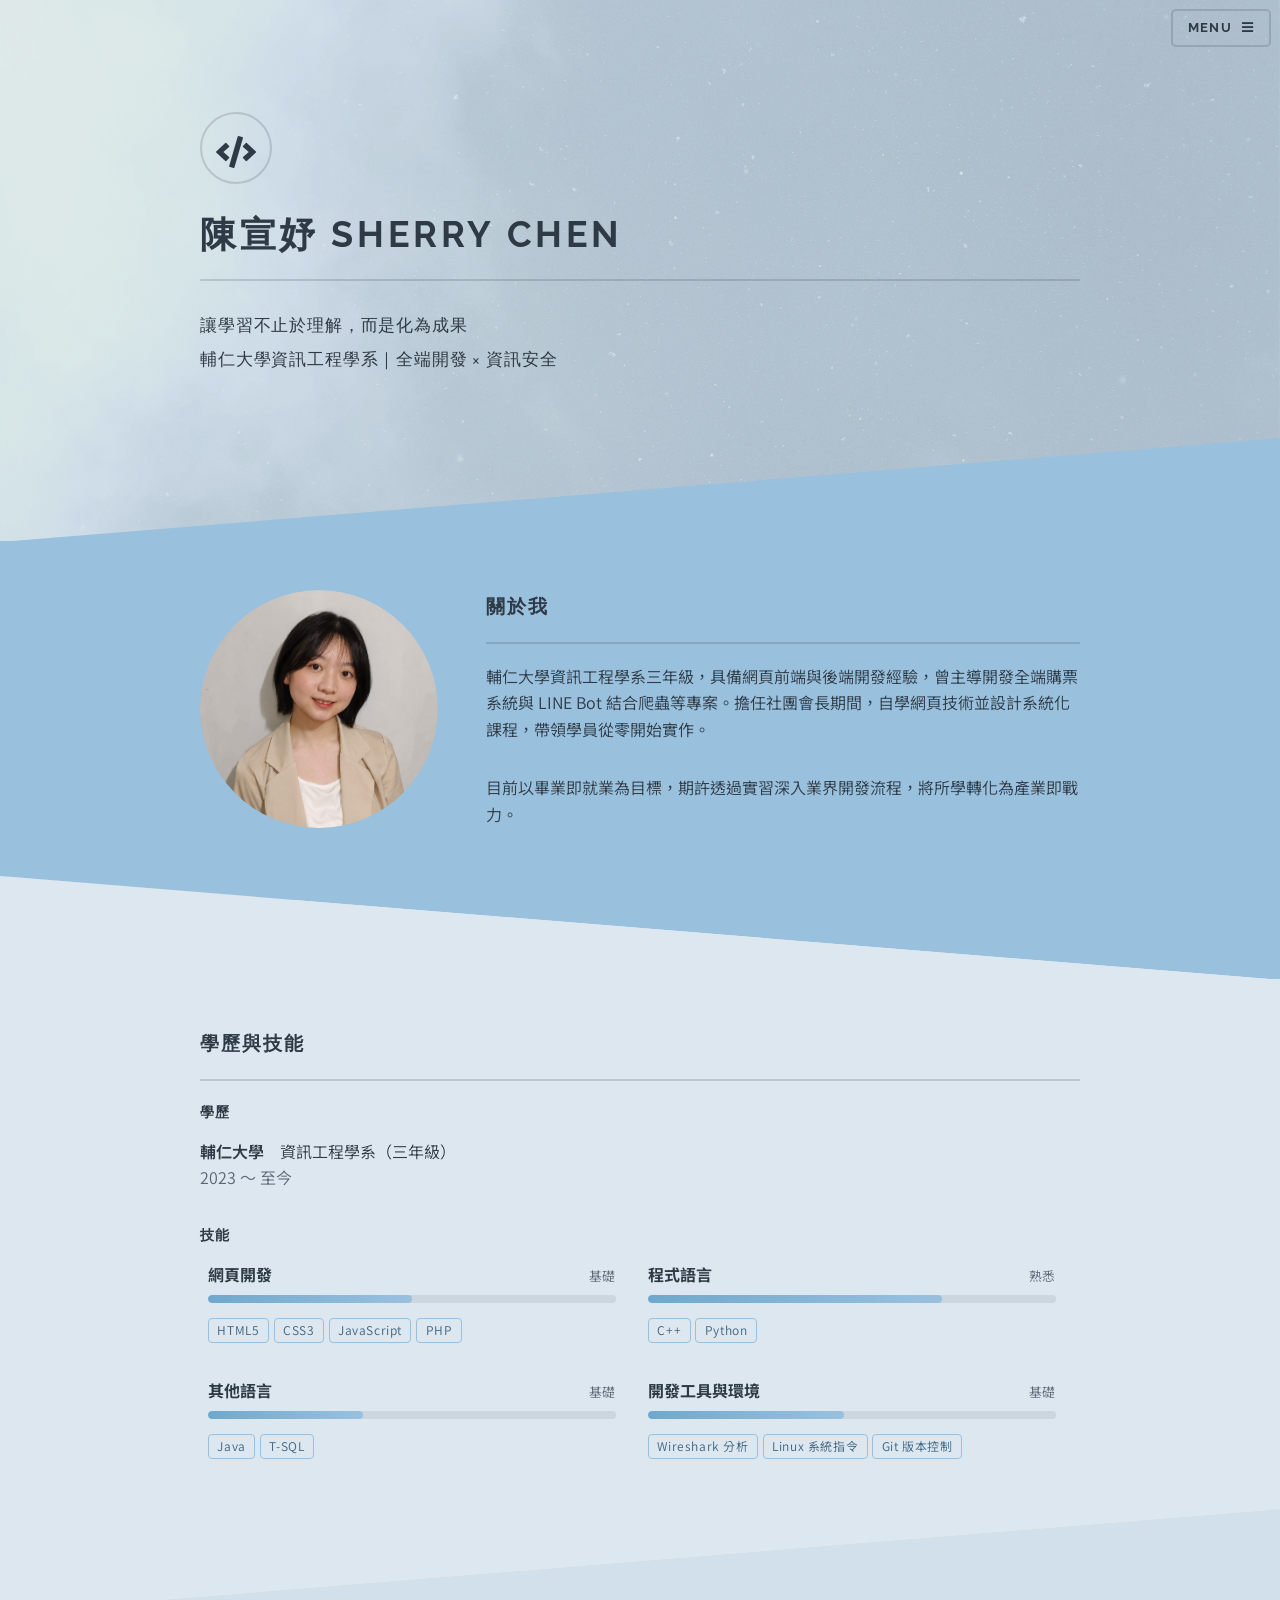
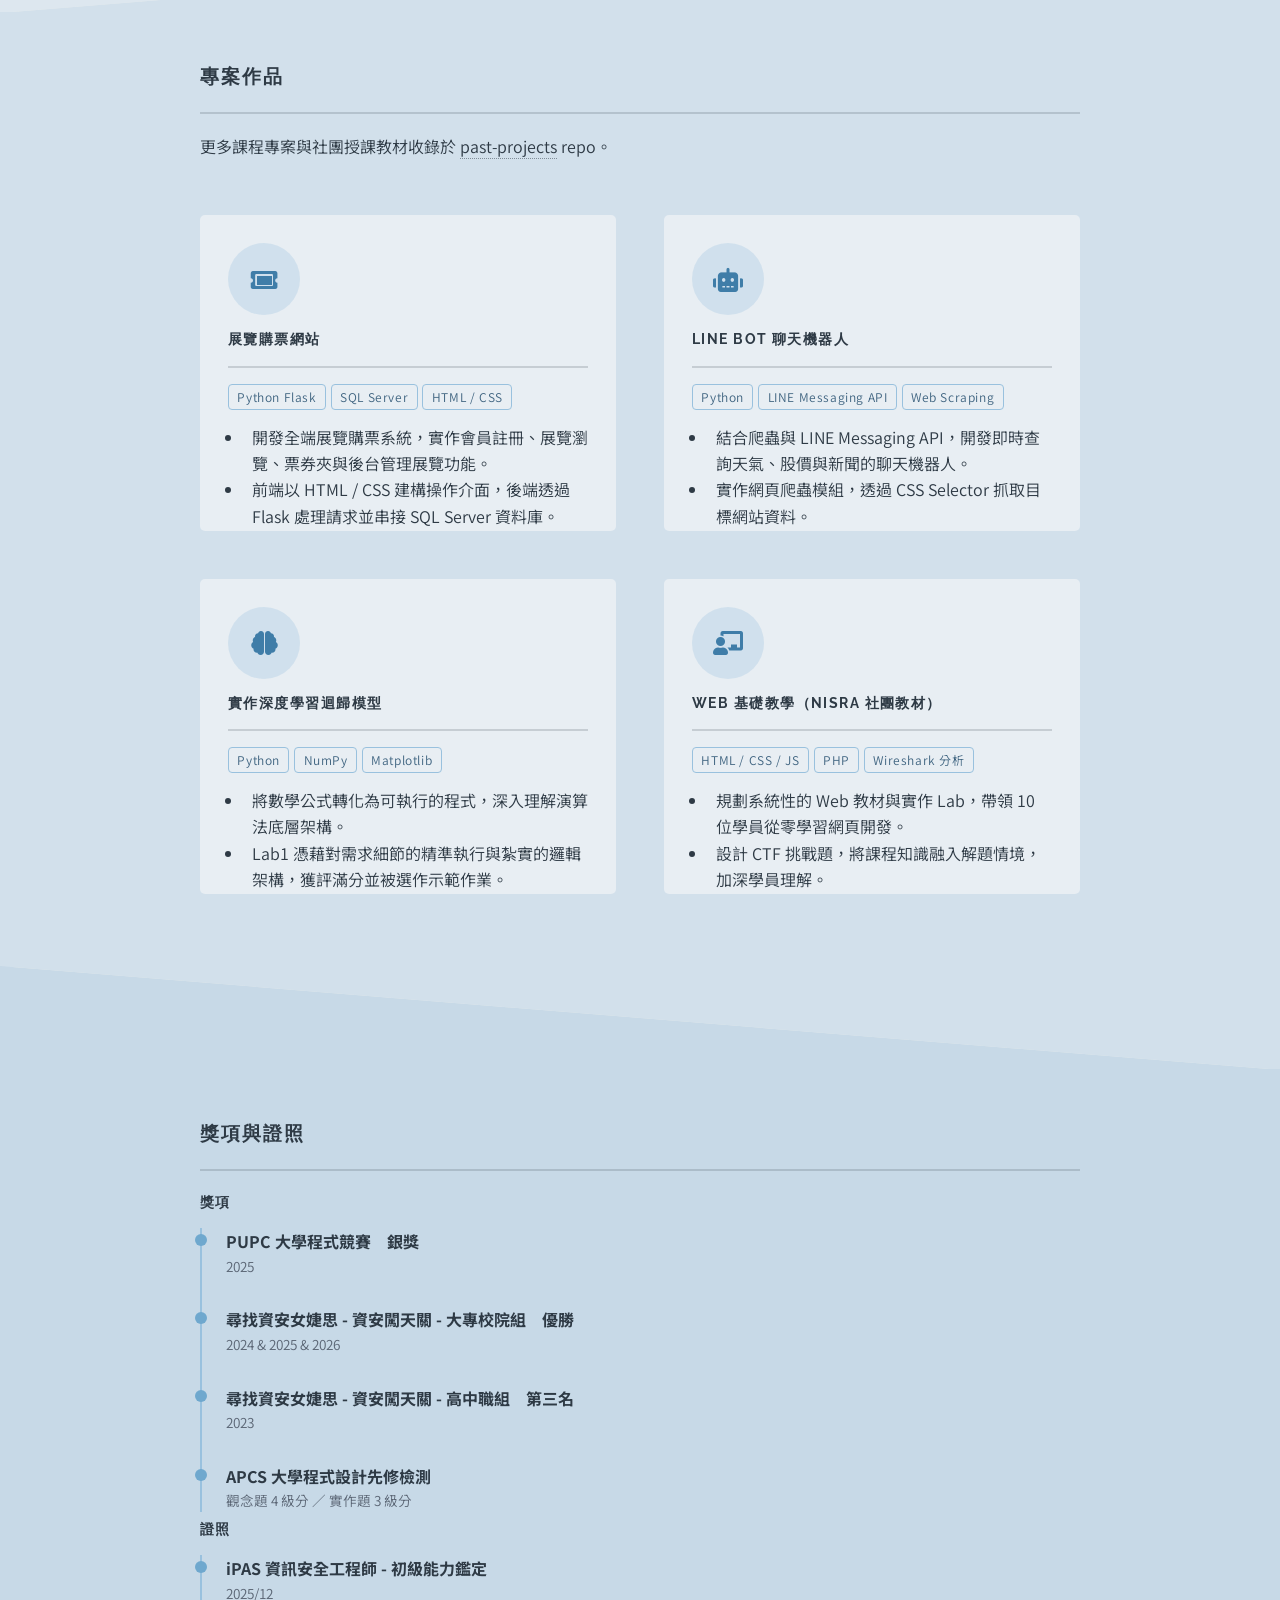
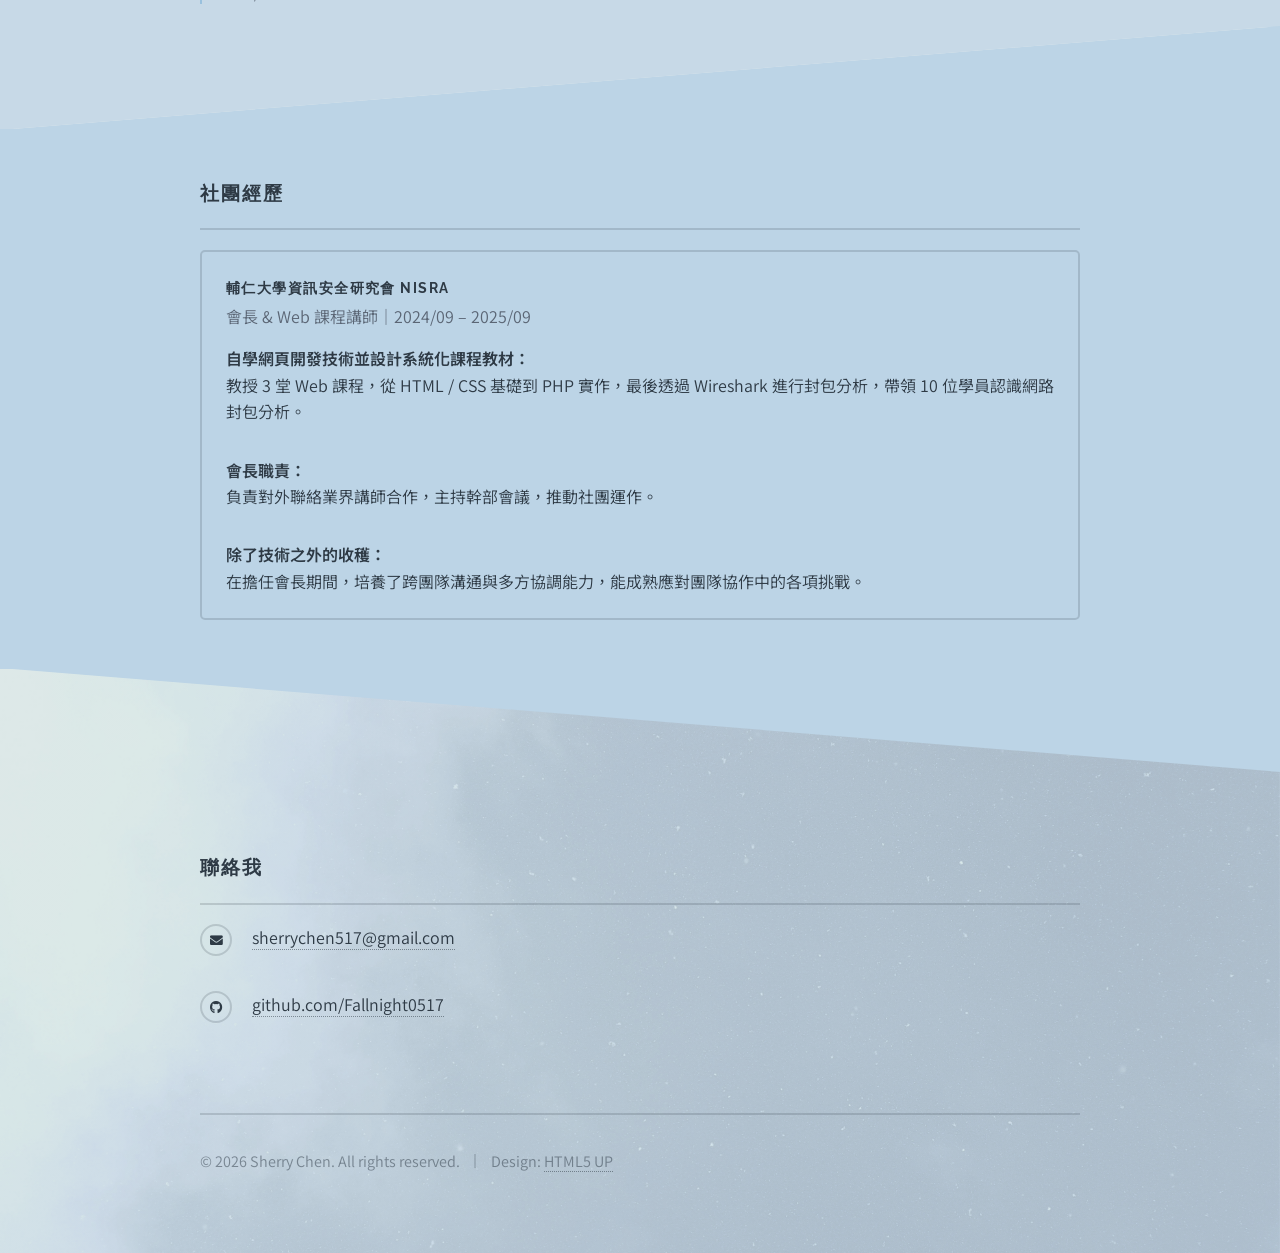
<file: index.html>
<!DOCTYPE HTML>
<!--
	Solid State by HTML5 UP
	html5up.net | @ajlkn
	Free for personal and commercial use under the CCA 3.0 license (html5up.net/license)
-->
<html lang="zh-Hant">
	<head>
		<title>Sherry Chen | Personal Page</title>
		<meta charset="utf-8" />
		<meta name="viewport" content="width=device-width, initial-scale=1, user-scalable=no" />
		<meta name="description" content="Sherry Chen — 輔仁大學資訊工程學系。具備網頁前後端開發經驗，曾主導全端購票系統與 LINE Bot 專案，並擔任資安社團會長。" />
		<link rel="stylesheet" href="assets/css/main.css" />
		<noscript><link rel="stylesheet" href="assets/css/noscript.css" /></noscript>
		<style>
			/* ===== 履歷自訂樣式 ===== */
			body { word-break: break-word; }

			/* 技能 */
			.skill-grid { display: flex; flex-wrap: wrap; margin: 0; padding: 0; list-style: none; }
			.skill-grid > li {
				width: calc(50% - 1.5em);
				margin: 0 1.5em 1.75em 0;
			}
			.skill-grid > li:nth-child(2n) { margin-right: 0; }
			.skill-head { display: flex; justify-content: space-between; align-items: baseline; margin-bottom: 0.5em; }
			.skill-head .name { font-weight: 700; color: #2e3a45; }
			.skill-head .level { font-size: 0.8em; color: #5b6675; letter-spacing: 0.05em; }
			.bar { background: rgba(46,58,69,0.1); height: 8px; border-radius: 4px; overflow: hidden; }
			.bar > span { display: block; height: 100%; background: linear-gradient(90deg, #6fa8ce, #99c1de); border-radius: 4px; }

			/* 標籤 */
			.tags { list-style: none; margin: 0.75em 0 0 0; padding: 0; }
			.tags > li {
				display: inline-block;
				border: 1px solid #99c1de;
				border-radius: 4px;
				padding: 0.15em 0.7em;
				margin: 0 0.4em 0.5em 0;
				font-size: 0.75em;
				color: #3f6480;
				letter-spacing: 0.05em;
			}

			/* 專案卡片圖示 */
			.proj-icon {
				display: inline-flex;
				align-items: center;
				justify-content: center;
				width: 3em;
				height: 3em;
				border-radius: 50%;
				background: rgba(153,193,222,0.3);
				color: #3f7da8;
				font-size: 1.5em;
				margin-bottom: 0.5em;
			}
			.features article ul { margin: 0.5em 0 0 0; }

			/* 獎項 / 經歷清單 */
			.timeline { list-style: none; margin: 0; padding: 0; }
			.timeline > li {
				border-left: 2px solid #99c1de;
				padding: 0 0 1.5em 1.5em;
				position: relative;
			}
			.timeline > li:last-child { padding-bottom: 0; }
			.timeline > li::before {
				content: '';
				position: absolute;
				left: -7px;
				top: 0.35em;
				width: 12px;
				height: 12px;
				border-radius: 50%;
				background: #6fa8ce;
			}
			.timeline .ttl { font-weight: 700; color: #2e3a45; }
			.timeline .meta { font-size: 0.85em; color: #5b6675; margin-bottom: 0.4em; }

			/* 關於我：維持圖左、文字靠左（覆寫模板的交替對齊） */
			#about.wrapper.spotlight .inner { flex-direction: row; text-align: left; }
			#about.wrapper.spotlight .image { margin: 0 3em 2em 0; }

			@media screen and (max-width: 736px) {
				.skill-grid > li { width: 100%; margin-right: 0; }
				#about.wrapper.spotlight .inner { flex-direction: column; text-align: center; }
				#about.wrapper.spotlight .image { margin: 0 0 2em 0; }
			}
		</style>
	</head>
	<body class="is-preload">

		<!-- Page Wrapper -->
			<div id="page-wrapper">

				<!-- Header -->
					<header id="header" class="alt">
						<h1><a href="#banner"><span style="opacity:.7;font-weight:400;">Sherry Chen</span></a></h1>
						<nav>
							<a href="#menu">Menu</a>
						</nav>
					</header>

				<!-- Menu -->
					<nav id="menu">
						<div class="inner">
							<h2>選單</h2>
							<ul class="links">
								<li><a href="#banner">首頁</a></li>
								<li><a href="#about">關於我</a></li>
								<li><a href="#skills">學歷與技能</a></li>
								<li><a href="#projects">專案作品</a></li>
								<li><a href="#awards">獎項與證照</a></li>
								<li><a href="#club">社團經歷</a></li>
								<li><a href="#footer">聯絡我</a></li>
								<li><a href="tools/index.html" target="_blank" rel="noopener">常用工具</a></li>
							</ul>
							<a href="#" class="close"></a>
						</div>
					</nav>

				<!-- Banner -->
					<section id="banner">
						<div class="inner">
							<div class="logo"><span class="icon solid fa-code"></span></div>
							<h2>陳宣妤 Sherry Chen</h2>
							<p>讓學習不止於理解，而是化為成果<br />
							輔仁大學資訊工程學系｜全端開發 × 資訊安全</p>
						</div>
					</section>

				<!-- Wrapper -->
					<section id="wrapper">

						<!-- About -->
							<section id="about" class="wrapper spotlight style2">
								<div class="inner">
									<span class="image"><img src="images/profile.jpg" alt="Sherry Chen" /></span>
									<div class="content">
										<h2 class="major">關於我</h2>
										<p>輔仁大學資訊工程學系三年級，具備網頁前端與後端開發經驗，曾主導開發全端購票系統與 LINE Bot 結合爬蟲等專案。擔任社團會長期間，自學網頁技術並設計系統化課程，帶領學員從零開始實作。</p>
										<p>目前以畢業即就業為目標，期許透過實習深入業界開發流程，將所學轉化為產業即戰力。</p>
									</div>
								</div>
							</section>

						<!-- Education & Skills -->
							<section id="skills" class="wrapper alt style3">
								<div class="inner">
									<h2 class="major">學歷與技能</h2>

									<h3>學歷</h3>
									<p>
										<strong>輔仁大學</strong>　資訊工程學系（三年級）<br />
										<span style="color:#5b6675;">2023 ～ 至今</span>
									</p>

									<h3>技能</h3>
									<ul class="skill-grid">
										<li>
											<div class="skill-head"><span class="name">網頁開發</span><span class="level">基礎</span></div>
											<div class="bar"><span style="width:50%"></span></div>
											<ul class="tags"><li>HTML5</li><li>CSS3</li><li>JavaScript</li><li>PHP</li></ul>
										</li>
										<li>
											<div class="skill-head"><span class="name">程式語言</span><span class="level">熟悉</span></div>
											<div class="bar"><span style="width:72%"></span></div>
											<ul class="tags"><li>C++</li><li>Python</li></ul>
										</li>
										<li>
											<div class="skill-head"><span class="name">其他語言</span><span class="level">基礎</span></div>
											<div class="bar"><span style="width:38%"></span></div>
											<ul class="tags"><li>Java</li><li>T-SQL</li></ul>
										</li>
										<li>
											<div class="skill-head"><span class="name">開發工具與環境</span><span class="level">基礎</span></div>
											<div class="bar"><span style="width:48%"></span></div>
											<ul class="tags"><li>Wireshark 分析</li><li>Linux 系統指令</li><li>Git 版本控制</li></ul>
										</li>
									</ul>
								</div>
							</section>

						<!-- Projects -->
							<section id="projects" class="wrapper style4">
								<div class="inner">
									<h2 class="major">專案作品</h2>
									<p>更多課程專案與社團授課教材收錄於
										<a href="https://github.com/Fallnight0517/past-projects" target="_blank" rel="noopener">past-projects</a> repo。</p>
									<section class="features">
										<article>
											<span class="proj-icon"><span class="icon solid fa-ticket-alt"></span></span>
											<h3 class="major">展覽購票網站</h3>
											<ul class="tags"><li>Python Flask</li><li>SQL Server</li><li>HTML / CSS</li></ul>
											<ul>
												<li>開發全端展覽購票系統，實作會員註冊、展覽瀏覽、票券夾與後台管理展覽功能。</li>
												<li>前端以 HTML / CSS 建構操作介面，後端透過 Flask 處理請求並串接 SQL Server 資料庫。</li>
											</ul>
										</article>
										<article>
											<span class="proj-icon"><span class="icon solid fa-robot"></span></span>
											<h3 class="major">LINE Bot 聊天機器人</h3>
											<ul class="tags"><li>Python</li><li>LINE Messaging API</li><li>Web Scraping</li></ul>
											<ul>
												<li>結合爬蟲與 LINE Messaging API，開發即時查詢天氣、股價與新聞的聊天機器人。</li>
												<li>實作網頁爬蟲模組，透過 CSS Selector 抓取目標網站資料。</li>
											</ul>
										</article>
										<article>
											<span class="proj-icon"><span class="icon solid fa-brain"></span></span>
											<h3 class="major">實作深度學習迴歸模型</h3>
											<ul class="tags"><li>Python</li><li>NumPy</li><li>Matplotlib</li></ul>
											<ul>
												<li>將數學公式轉化為可執行的程式，深入理解演算法底層架構。</li>
												<li>Lab1 憑藉對需求細節的精準執行與紮實的邏輯架構，獲評滿分並被選作示範作業。</li>
											</ul>
										</article>
										<article>
											<span class="proj-icon"><span class="icon solid fa-chalkboard-teacher"></span></span>
											<h3 class="major">Web 基礎教學（NISRA 社團教材）</h3>
											<ul class="tags"><li>HTML / CSS / JS</li><li>PHP</li><li>Wireshark 分析</li></ul>
											<ul>
												<li>規劃系統性的 Web 教材與實作 Lab，帶領 10 位學員從零學習網頁開發。</li>
												<li>設計 CTF 挑戰題，將課程知識融入解題情境，加深學員理解。</li>
											</ul>
										</article>
									</section>
								</div>
							</section>

						<!-- Awards & Certifications -->
							<section id="awards" class="wrapper alt style5">
								<div class="inner">
									<h2 class="major">獎項與證照</h2>

									<h3>獎項</h3>
									<ul class="timeline">
										<li>
											<span class="ttl">PUPC 大學程式競賽　銀獎</span>
											<div class="meta">2025</div>
										</li>
										<li>
											<span class="ttl">尋找資安女婕思 - 資安闖天關 - 大專校院組　優勝</span>
											<div class="meta">2024 & 2025 & 2026</div>
										</li>
										<li>
											<span class="ttl">尋找資安女婕思 - 資安闖天關 - 高中職組　第三名</span>
											<div class="meta">2023</div>
										</li>
										<li>
											<span class="ttl">APCS 大學程式設計先修檢測</span>
											<div class="meta">觀念題 4 級分 ／ 實作題 3 級分</div>
										</li>
									</ul>

									<h3>證照</h3>
									<ul class="timeline">
										<li>
											<span class="ttl">iPAS 資訊安全工程師 - 初級能力鑑定</span>
											<div class="meta">2025/12</div>
										</li>
									</ul>
								</div>
							</section>

						<!-- Club Experience -->
							<section id="club" class="wrapper style6">
								<div class="inner">
									<h2 class="major">社團經歷</h2>
									<div class="box">
										<h3 style="margin-bottom:.25em;">輔仁大學資訊安全研究會 NISRA</h3>
										<p style="color:#5b6675;margin-bottom:1em;">會長 & Web 課程講師｜2024/09 – 2025/09</p>
										<p><strong>自學網頁開發技術並設計系統化課程教材：</strong><br />
										教授 3 堂 Web 課程，從 HTML / CSS 基礎到 PHP 實作，最後透過 Wireshark 進行封包分析，帶領 10 位學員認識網路封包分析。</p>
										<p><strong>會長職責：</strong><br />
										負責對外聯絡業界講師合作，主持幹部會議，推動社團運作。</p>
										<p style="margin-bottom:0;"><strong>除了技術之外的收穫：</strong><br />
										在擔任會長期間，培養了跨團隊溝通與多方協調能力，能成熟應對團隊協作中的各項挑戰。</p>
									</div>
								</div>
							</section>

					</section>

				<!-- Footer -->
					<section id="footer">
						<div class="inner">
							<h2 class="major">聯絡我</h2>
							<ul class="contact">
								<li class="icon solid fa-envelope"><a href="mailto:sherrychen517@gmail.com">sherrychen517@gmail.com</a></li>
								<li class="icon brands fa-github"><a href="https://github.com/Fallnight0517" target="_blank" rel="noopener">github.com/Fallnight0517</a></li>
							</ul>
							<ul class="copyright">
								<li>&copy; 2026 Sherry Chen. All rights reserved.</li><li>Design: <a href="http://html5up.net">HTML5 UP</a></li>
							</ul>
						</div>
					</section>

			</div>

		<!-- Scripts -->
			<script src="assets/js/jquery.min.js"></script>
			<script src="assets/js/jquery.scrollex.min.js"></script>
			<script src="assets/js/browser.min.js"></script>
			<script src="assets/js/breakpoints.min.js"></script>
			<script src="assets/js/util.js"></script>
			<script src="assets/js/main.js"></script>

	</body>
</html>
</file>
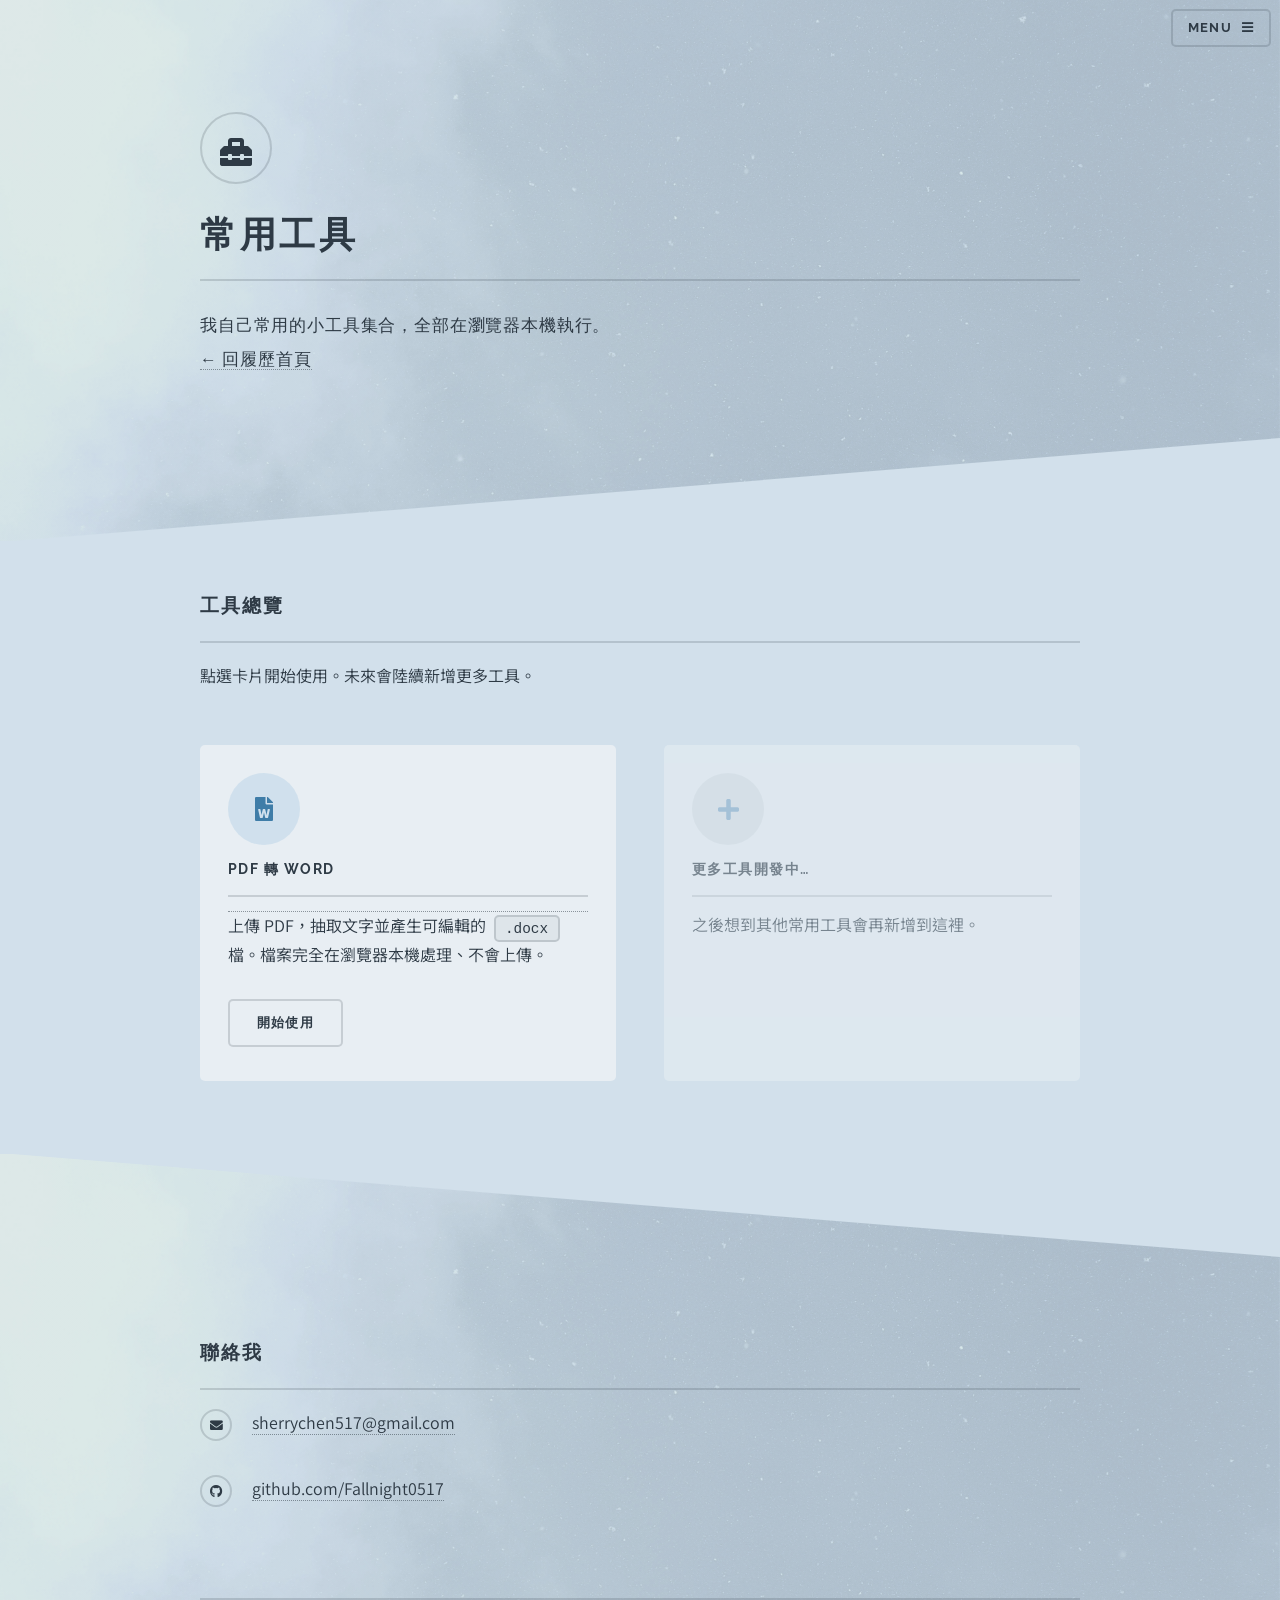
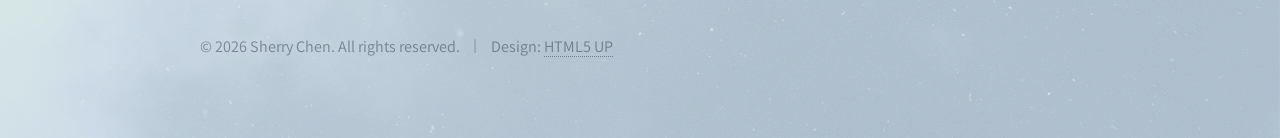
<file: tools/index.html>
<!DOCTYPE HTML>
<!--
	Solid State by HTML5 UP
	html5up.net | @ajlkn
	Free for personal and commercial use under the CCA 3.0 license (html5up.net/license)
-->
<html lang="zh-Hant">
	<head>
		<title>常用工具 | Sherry Chen</title>
		<meta charset="utf-8" />
		<meta name="viewport" content="width=device-width, initial-scale=1, user-scalable=no" />
		<meta name="description" content="Sherry Chen 的常用小工具集合。" />
		<link rel="stylesheet" href="../assets/css/main.css" />
		<noscript><link rel="stylesheet" href="../assets/css/noscript.css" /></noscript>
		<style>
			body { word-break: break-word; }

			/* 工具卡片圖示（沿用履歷頁 proj-icon 風格） */
			.tool-icon {
				display: inline-flex;
				align-items: center;
				justify-content: center;
				width: 3em;
				height: 3em;
				border-radius: 50%;
				background: rgba(153,193,222,0.3);
				color: #3f7da8;
				font-size: 1.5em;
				margin-bottom: 0.5em;
			}
			.tool-card { display: block; color: inherit; }
			.tool-card:hover { text-decoration: none; }
			.tool-card h3 { color: #2e3a45; }
			.features article.placeholder { opacity: 0.55; }
			.features article.placeholder .tool-icon { background: rgba(46,58,69,0.08); color: #7fa8c8; }
		</style>
	</head>
	<body class="is-preload">

		<!-- Page Wrapper -->
			<div id="page-wrapper">

				<!-- Header -->
					<header id="header" class="alt">
						<h1><a href="../index.html"><span style="opacity:.7;font-weight:400;">Sherry Chen</span></a></h1>
						<nav>
							<a href="#menu">Menu</a>
						</nav>
					</header>

				<!-- Menu -->
					<nav id="menu">
						<div class="inner">
							<h2>選單</h2>
							<ul class="links">
								<li><a href="../index.html">← 回履歷</a></li>
								<li><a href="index.html">常用工具</a></li>
								<li><a href="pdf-to-word.html">PDF 轉 Word</a></li>
							</ul>
							<a href="#" class="close"></a>
						</div>
					</nav>

				<!-- Banner -->
					<section id="banner">
						<div class="inner">
							<div class="logo"><span class="icon solid fa-toolbox"></span></div>
							<h2>常用工具</h2>
							<p>我自己常用的小工具集合，全部在瀏覽器本機執行。<br />
							<a href="../index.html">← 回履歷首頁</a></p>
						</div>
					</section>

				<!-- Wrapper -->
					<section id="wrapper">

						<!-- Tools -->
							<section id="tools" class="wrapper style4">
								<div class="inner">
									<h2 class="major">工具總覽</h2>
									<p>點選卡片開始使用。未來會陸續新增更多工具。</p>
									<section class="features">
										<article>
											<a href="pdf-to-word.html" class="tool-card">
												<span class="tool-icon"><span class="icon solid fa-file-word"></span></span>
												<h3 class="major">PDF 轉 Word</h3>
											</a>
											<p>上傳 PDF，抽取文字並產生可編輯的 <code>.docx</code> 檔。檔案完全在瀏覽器本機處理、不會上傳。</p>
											<ul class="actions">
												<li><a href="pdf-to-word.html" class="button">開始使用</a></li>
											</ul>
										</article>
										<article class="placeholder">
											<span class="tool-icon"><span class="icon solid fa-plus"></span></span>
											<h3 class="major">更多工具開發中…</h3>
											<p>之後想到其他常用工具會再新增到這裡。</p>
										</article>
									</section>
								</div>
							</section>

					</section>

				<!-- Footer -->
					<section id="footer">
						<div class="inner">
							<h2 class="major">聯絡我</h2>
							<ul class="contact">
								<li class="icon solid fa-envelope"><a href="mailto:sherrychen517@gmail.com">sherrychen517@gmail.com</a></li>
								<li class="icon brands fa-github"><a href="https://github.com/Fallnight0517" target="_blank" rel="noopener">github.com/Fallnight0517</a></li>
							</ul>
							<ul class="copyright">
								<li>&copy; 2026 Sherry Chen. All rights reserved.</li><li>Design: <a href="http://html5up.net">HTML5 UP</a></li>
							</ul>
						</div>
					</section>

			</div>

		<!-- Scripts -->
			<script src="../assets/js/jquery.min.js"></script>
			<script src="../assets/js/jquery.scrollex.min.js"></script>
			<script src="../assets/js/browser.min.js"></script>
			<script src="../assets/js/breakpoints.min.js"></script>
			<script src="../assets/js/util.js"></script>
			<script src="../assets/js/main.js"></script>

	</body>
</html>
</file>
<file: assets/css/noscript.css>
/*
	Solid State by HTML5 UP
	html5up.net | @ajlkn
	Free for personal and commercial use under the CCA 3.0 license (html5up.net/license)
*/

/* Banner */

	body.is-preload #banner .logo {
		-moz-transform: none;
		-webkit-transform: none;
		-ms-transform: none;
		transform: none;
		opacity: 1;
	}

	body.is-preload #banner h2 {
		opacity: 1;
		-moz-transform: none;
		-webkit-transform: none;
		-ms-transform: none;
		transform: none;
		-moz-filter: none;
		-webkit-filter: none;
		-ms-filter: none;
		filter: none;
	}

	body.is-preload #banner p {
		opacity: 01;
		-moz-transform: none;
		-webkit-transform: none;
		-ms-transform: none;
		transform: none;
		-moz-filter: none;
		-webkit-filter: none;
		-ms-filter: none;
		filter: none;
	}
</file>
<file: assets/css/main.css>
@import url(fontawesome-all.min.css);
@import url("https://fonts.googleapis.com/css?family=Raleway:200,700|Source+Sans+Pro:300,600,300italic,600italic");
@import url("https://fonts.googleapis.com/css2?family=Noto+Sans+TC:wght@300..600&display=swap");

/*
	Solid State by HTML5 UP
	html5up.net | @ajlkn
	Free for personal and commercial use under the CCA 3.0 license (html5up.net/license)
*/

html, body, div, span, applet, object,
iframe, h1, h2, h3, h4, h5, h6, p, blockquote,
pre, a, abbr, acronym, address, big, cite,
code, del, dfn, em, img, ins, kbd, q, s, samp,
small, strike, strong, sub, sup, tt, var, b,
u, i, center, dl, dt, dd, ol, ul, li, fieldset,
form, label, legend, table, caption, tbody,
tfoot, thead, tr, th, td, article, aside,
canvas, details, embed, figure, figcaption,
footer, header, hgroup, menu, nav, output, ruby,
section, summary, time, mark, audio, video {
	margin: 0;
	padding: 0;
	border: 0;
	font-size: 100%;
	font: inherit;
	vertical-align: baseline;}

article, aside, details, figcaption, figure,
footer, header, hgroup, menu, nav, section {
	display: block;}

body {
	line-height: 1;
}

ol, ul {
	list-style: none;
}

blockquote, q {
	quotes: none;
}

	blockquote:before, blockquote:after, q:before, q:after {
		content: '';
		content: none;
	}

table {
	border-collapse: collapse;
	border-spacing: 0;
}

body {
	-webkit-text-size-adjust: none;
}

mark {
	background-color: transparent;
	color: inherit;
}

input::-moz-focus-inner {
	border: 0;
	padding: 0;
}

input, select, textarea {
	-moz-appearance: none;
	-webkit-appearance: none;
	-ms-appearance: none;
	appearance: none;
}

/* Basic */

	@-ms-viewport {
		width: device-width;
	}

	body {
		-ms-overflow-style: scrollbar;
	}

	@media screen and (max-width: 480px) {

		html, body {
			min-width: 320px;
		}

	}

	html {
		box-sizing: border-box;
	}

	*, *:before, *:after {
		box-sizing: inherit;
	}

	body {
		background-color: #eef0ee;
		background-image: linear-gradient(to top, rgba(238, 240, 238, 0.5), rgba(238, 240, 238, 0.5)), url("../../images/new_bg.jpg");
		background-size: auto, cover;
		background-attachment: fixed, fixed;
		background-position: center, center;
	}

		body.is-preload *, body.is-preload *:before, body.is-preload *:after {
			-moz-animation: none !important;
			-webkit-animation: none !important;
			-ms-animation: none !important;
			animation: none !important;
			-moz-transition: none !important;
			-webkit-transition: none !important;
			-ms-transition: none !important;
			transition: none !important;
		}

/* Type */

	body, input, select, textarea {
		color: #2e3a45;
		font-family: "Noto Sans TC", "Source Sans Pro", Helvetica, sans-serif;
		font-size: 16.5pt;
		font-weight: 350;
		line-height: 1.65;
	}

		@media screen and (max-width: 1680px) {

			body, input, select, textarea {
				font-size: 13pt;
			}

		}

		@media screen and (max-width: 1280px) {

			body, input, select, textarea {
				font-size: 12pt;
			}

		}

		@media screen and (max-width: 980px) {

			body, input, select, textarea {
				font-size: 12pt;
			}

		}

		@media screen and (max-width: 736px) {

			body, input, select, textarea {
				font-size: 12pt;
			}

		}

		@media screen and (max-width: 480px) {

			body, input, select, textarea {
				font-size: 12pt;
			}

		}

	a {
		-moz-transition: color 0.2s ease-in-out, border-bottom-color 0.2s ease-in-out;
		-webkit-transition: color 0.2s ease-in-out, border-bottom-color 0.2s ease-in-out;
		-ms-transition: color 0.2s ease-in-out, border-bottom-color 0.2s ease-in-out;
		transition: color 0.2s ease-in-out, border-bottom-color 0.2s ease-in-out;
		border-bottom: dotted 1px rgba(46, 58, 69, 0.5);
		color: #2e3a45;
		text-decoration: none;
	}

		a:hover {
			border-bottom-color: transparent;
			color: #2e3a45 !important;
		}

		a.special:not(.button) {
			text-decoration: none;
			border-bottom: 0;
			display: block;
			font-family: Raleway, Helvetica, sans-serif;
			font-size: 0.8em;
			font-weight: 700;
			letter-spacing: 0.1em;
			margin: 0 0 2em 0;
			text-transform: uppercase;
		}

			a.special:not(.button):before {
				-moz-osx-font-smoothing: grayscale;
				-webkit-font-smoothing: antialiased;
				display: inline-block;
				font-style: normal;
				font-variant: normal;
				text-rendering: auto;
				line-height: 1;
				text-transform: none !important;
				font-family: 'Font Awesome 5 Free';
				font-weight: 900;
			}

			a.special:not(.button):before {
				-moz-transition: background-color 0.2s ease-in-out;
				-webkit-transition: background-color 0.2s ease-in-out;
				-ms-transition: background-color 0.2s ease-in-out;
				transition: background-color 0.2s ease-in-out;
				border-radius: 100%;
				border: solid 2px rgba(46, 58, 69, 0.18);
				content: '\f105';
				display: inline-block;
				font-size: 1.25em;
				height: 2em;
				line-height: 1.75em;
				margin-right: 0.85em;
				text-align: center;
				text-indent: 0.15em;
				vertical-align: middle;
				width: 2em;
			}

			a.special:not(.button):hover:before {
				background-color: rgba(46, 58, 69, 0.05);
			}

			a.special:not(.button):active:before {
				background-color: rgba(46, 58, 69, 0.07);
			}

	strong, b {
		color: #2e3a45;
		font-weight: 600;
	}

	em, i {
		font-style: italic;
	}

	p {
		margin: 0 0 2em 0;
	}

	h1, h2, h3, h4, h5, h6 {
		color: #2e3a45;
		font-family: Raleway, Helvetica, sans-serif;
		font-weight: 700;
		letter-spacing: 0.1em;
		margin: 0 0 1em 0;
		text-transform: uppercase;
	}

		h1 a, h2 a, h3 a, h4 a, h5 a, h6 a {
			color: inherit;
			text-decoration: none;
			border-bottom: 0;
		}

		h1 span, h2 span, h3 span, h4 span, h5 span, h6 span {
			font-weight: 300;
		}

		h1.major, h2.major, h3.major, h4.major, h5.major, h6.major {
			padding-bottom: 1em;
			border-bottom: solid 2px rgba(46, 58, 69, 0.18);
		}

	h2 {
		font-size: 1.2em;
	}

	h3 {
		font-size: 0.9em;
	}

	h4 {
		font-size: 0.7em;
	}

	h5 {
		font-size: 0.7em;
	}

	h6 {
		font-size: 0.7em;
	}

	@media screen and (max-width: 736px) {

		h2 {
			font-size: 1em;
		}

		h3 {
			font-size: 0.8em;
		}

	}

	sub {
		font-size: 0.8em;
		position: relative;
		top: 0.5em;
	}

	sup {
		font-size: 0.8em;
		position: relative;
		top: -0.5em;
	}

	blockquote {
		border-left: solid 4px rgba(46, 58, 69, 0.18);
		font-style: italic;
		margin: 0 0 2em 0;
		padding: 0.5em 0 0.5em 2em;
	}

	code {
		background: rgba(46, 58, 69, 0.05);
		border-radius: 5px;
		border: solid 2px rgba(46, 58, 69, 0.18);
		font-family: "Courier New", monospace;
		font-size: 0.9em;
		margin: 0 0.25em;
		padding: 0.25em 0.65em;
	}

	pre {
		-webkit-overflow-scrolling: touch;
		font-family: "Courier New", monospace;
		font-size: 0.9em;
		margin: 0 0 2em 0;
	}

		pre code {
			display: block;
			line-height: 1.75em;
			padding: 1em 1.5em;
			overflow-x: auto;
		}

	hr {
		border: 0;
		border-bottom: solid 2px rgba(46, 58, 69, 0.18);
		margin: 2.5em 0;
	}

		hr.major {
			margin: 4em 0;
		}

	.align-left {
		text-align: left;
	}

	.align-center {
		text-align: center;
	}

	.align-right {
		text-align: right;
	}

/* Row */

	.row {
		display: flex;
		flex-wrap: wrap;
		box-sizing: border-box;
		align-items: stretch;
	}

		.row > * {
			box-sizing: border-box;
		}

		.row.gtr-uniform > * > :last-child {
			margin-bottom: 0;
		}

		.row.aln-left {
			justify-content: flex-start;
		}

		.row.aln-center {
			justify-content: center;
		}

		.row.aln-right {
			justify-content: flex-end;
		}

		.row.aln-top {
			align-items: flex-start;
		}

		.row.aln-middle {
			align-items: center;
		}

		.row.aln-bottom {
			align-items: flex-end;
		}

		.row > .imp {
			order: -1;
		}

		.row > .col-1 {
			width: 8.33333%;
		}

		.row > .off-1 {
			margin-left: 8.33333%;
		}

		.row > .col-2 {
			width: 16.66667%;
		}

		.row > .off-2 {
			margin-left: 16.66667%;
		}

		.row > .col-3 {
			width: 25%;
		}

		.row > .off-3 {
			margin-left: 25%;
		}

		.row > .col-4 {
			width: 33.33333%;
		}

		.row > .off-4 {
			margin-left: 33.33333%;
		}

		.row > .col-5 {
			width: 41.66667%;
		}

		.row > .off-5 {
			margin-left: 41.66667%;
		}

		.row > .col-6 {
			width: 50%;
		}

		.row > .off-6 {
			margin-left: 50%;
		}

		.row > .col-7 {
			width: 58.33333%;
		}

		.row > .off-7 {
			margin-left: 58.33333%;
		}

		.row > .col-8 {
			width: 66.66667%;
		}

		.row > .off-8 {
			margin-left: 66.66667%;
		}

		.row > .col-9 {
			width: 75%;
		}

		.row > .off-9 {
			margin-left: 75%;
		}

		.row > .col-10 {
			width: 83.33333%;
		}

		.row > .off-10 {
			margin-left: 83.33333%;
		}

		.row > .col-11 {
			width: 91.66667%;
		}

		.row > .off-11 {
			margin-left: 91.66667%;
		}

		.row > .col-12 {
			width: 100%;
		}

		.row > .off-12 {
			margin-left: 100%;
		}

		.row.gtr-0 {
			margin-top: 0;
			margin-left: 0em;
		}

			.row.gtr-0 > * {
				padding: 0 0 0 0em;
			}

			.row.gtr-0.gtr-uniform {
				margin-top: 0em;
			}

				.row.gtr-0.gtr-uniform > * {
					padding-top: 0em;
				}

		.row.gtr-25 {
			margin-top: 0;
			margin-left: -0.4375em;
		}

			.row.gtr-25 > * {
				padding: 0 0 0 0.4375em;
			}

			.row.gtr-25.gtr-uniform {
				margin-top: -0.4375em;
			}

				.row.gtr-25.gtr-uniform > * {
					padding-top: 0.4375em;
				}

		.row.gtr-50 {
			margin-top: 0;
			margin-left: -0.875em;
		}

			.row.gtr-50 > * {
				padding: 0 0 0 0.875em;
			}

			.row.gtr-50.gtr-uniform {
				margin-top: -0.875em;
			}

				.row.gtr-50.gtr-uniform > * {
					padding-top: 0.875em;
				}

		.row {
			margin-top: 0;
			margin-left: -1.75em;
		}

			.row > * {
				padding: 0 0 0 1.75em;
			}

			.row.gtr-uniform {
				margin-top: -1.75em;
			}

				.row.gtr-uniform > * {
					padding-top: 1.75em;
				}

		.row.gtr-150 {
			margin-top: 0;
			margin-left: -2.625em;
		}

			.row.gtr-150 > * {
				padding: 0 0 0 2.625em;
			}

			.row.gtr-150.gtr-uniform {
				margin-top: -2.625em;
			}

				.row.gtr-150.gtr-uniform > * {
					padding-top: 2.625em;
				}

		.row.gtr-200 {
			margin-top: 0;
			margin-left: -3.5em;
		}

			.row.gtr-200 > * {
				padding: 0 0 0 3.5em;
			}

			.row.gtr-200.gtr-uniform {
				margin-top: -3.5em;
			}

				.row.gtr-200.gtr-uniform > * {
					padding-top: 3.5em;
				}

		@media screen and (max-width: 1680px) {

			.row {
				display: flex;
				flex-wrap: wrap;
				box-sizing: border-box;
				align-items: stretch;
			}

				.row > * {
					box-sizing: border-box;
				}

				.row.gtr-uniform > * > :last-child {
					margin-bottom: 0;
				}

				.row.aln-left {
					justify-content: flex-start;
				}

				.row.aln-center {
					justify-content: center;
				}

				.row.aln-right {
					justify-content: flex-end;
				}

				.row.aln-top {
					align-items: flex-start;
				}

				.row.aln-middle {
					align-items: center;
				}

				.row.aln-bottom {
					align-items: flex-end;
				}

				.row > .imp-xlarge {
					order: -1;
				}

				.row > .col-1-xlarge {
					width: 8.33333%;
				}

				.row > .off-1-xlarge {
					margin-left: 8.33333%;
				}

				.row > .col-2-xlarge {
					width: 16.66667%;
				}

				.row > .off-2-xlarge {
					margin-left: 16.66667%;
				}

				.row > .col-3-xlarge {
					width: 25%;
				}

				.row > .off-3-xlarge {
					margin-left: 25%;
				}

				.row > .col-4-xlarge {
					width: 33.33333%;
				}

				.row > .off-4-xlarge {
					margin-left: 33.33333%;
				}

				.row > .col-5-xlarge {
					width: 41.66667%;
				}

				.row > .off-5-xlarge {
					margin-left: 41.66667%;
				}

				.row > .col-6-xlarge {
					width: 50%;
				}

				.row > .off-6-xlarge {
					margin-left: 50%;
				}

				.row > .col-7-xlarge {
					width: 58.33333%;
				}

				.row > .off-7-xlarge {
					margin-left: 58.33333%;
				}

				.row > .col-8-xlarge {
					width: 66.66667%;
				}

				.row > .off-8-xlarge {
					margin-left: 66.66667%;
				}

				.row > .col-9-xlarge {
					width: 75%;
				}

				.row > .off-9-xlarge {
					margin-left: 75%;
				}

				.row > .col-10-xlarge {
					width: 83.33333%;
				}

				.row > .off-10-xlarge {
					margin-left: 83.33333%;
				}

				.row > .col-11-xlarge {
					width: 91.66667%;
				}

				.row > .off-11-xlarge {
					margin-left: 91.66667%;
				}

				.row > .col-12-xlarge {
					width: 100%;
				}

				.row > .off-12-xlarge {
					margin-left: 100%;
				}

				.row.gtr-0 {
					margin-top: 0;
					margin-left: 0em;
				}

					.row.gtr-0 > * {
						padding: 0 0 0 0em;
					}

					.row.gtr-0.gtr-uniform {
						margin-top: 0em;
					}

						.row.gtr-0.gtr-uniform > * {
							padding-top: 0em;
						}

				.row.gtr-25 {
					margin-top: 0;
					margin-left: -0.4375em;
				}

					.row.gtr-25 > * {
						padding: 0 0 0 0.4375em;
					}

					.row.gtr-25.gtr-uniform {
						margin-top: -0.4375em;
					}

						.row.gtr-25.gtr-uniform > * {
							padding-top: 0.4375em;
						}

				.row.gtr-50 {
					margin-top: 0;
					margin-left: -0.875em;
				}

					.row.gtr-50 > * {
						padding: 0 0 0 0.875em;
					}

					.row.gtr-50.gtr-uniform {
						margin-top: -0.875em;
					}

						.row.gtr-50.gtr-uniform > * {
							padding-top: 0.875em;
						}

				.row {
					margin-top: 0;
					margin-left: -1.75em;
				}

					.row > * {
						padding: 0 0 0 1.75em;
					}

					.row.gtr-uniform {
						margin-top: -1.75em;
					}

						.row.gtr-uniform > * {
							padding-top: 1.75em;
						}

				.row.gtr-150 {
					margin-top: 0;
					margin-left: -2.625em;
				}

					.row.gtr-150 > * {
						padding: 0 0 0 2.625em;
					}

					.row.gtr-150.gtr-uniform {
						margin-top: -2.625em;
					}

						.row.gtr-150.gtr-uniform > * {
							padding-top: 2.625em;
						}

				.row.gtr-200 {
					margin-top: 0;
					margin-left: -3.5em;
				}

					.row.gtr-200 > * {
						padding: 0 0 0 3.5em;
					}

					.row.gtr-200.gtr-uniform {
						margin-top: -3.5em;
					}

						.row.gtr-200.gtr-uniform > * {
							padding-top: 3.5em;
						}

		}

		@media screen and (max-width: 1280px) {

			.row {
				display: flex;
				flex-wrap: wrap;
				box-sizing: border-box;
				align-items: stretch;
			}

				.row > * {
					box-sizing: border-box;
				}

				.row.gtr-uniform > * > :last-child {
					margin-bottom: 0;
				}

				.row.aln-left {
					justify-content: flex-start;
				}

				.row.aln-center {
					justify-content: center;
				}

				.row.aln-right {
					justify-content: flex-end;
				}

				.row.aln-top {
					align-items: flex-start;
				}

				.row.aln-middle {
					align-items: center;
				}

				.row.aln-bottom {
					align-items: flex-end;
				}

				.row > .imp-large {
					order: -1;
				}

				.row > .col-1-large {
					width: 8.33333%;
				}

				.row > .off-1-large {
					margin-left: 8.33333%;
				}

				.row > .col-2-large {
					width: 16.66667%;
				}

				.row > .off-2-large {
					margin-left: 16.66667%;
				}

				.row > .col-3-large {
					width: 25%;
				}

				.row > .off-3-large {
					margin-left: 25%;
				}

				.row > .col-4-large {
					width: 33.33333%;
				}

				.row > .off-4-large {
					margin-left: 33.33333%;
				}

				.row > .col-5-large {
					width: 41.66667%;
				}

				.row > .off-5-large {
					margin-left: 41.66667%;
				}

				.row > .col-6-large {
					width: 50%;
				}

				.row > .off-6-large {
					margin-left: 50%;
				}

				.row > .col-7-large {
					width: 58.33333%;
				}

				.row > .off-7-large {
					margin-left: 58.33333%;
				}

				.row > .col-8-large {
					width: 66.66667%;
				}

				.row > .off-8-large {
					margin-left: 66.66667%;
				}

				.row > .col-9-large {
					width: 75%;
				}

				.row > .off-9-large {
					margin-left: 75%;
				}

				.row > .col-10-large {
					width: 83.33333%;
				}

				.row > .off-10-large {
					margin-left: 83.33333%;
				}

				.row > .col-11-large {
					width: 91.66667%;
				}

				.row > .off-11-large {
					margin-left: 91.66667%;
				}

				.row > .col-12-large {
					width: 100%;
				}

				.row > .off-12-large {
					margin-left: 100%;
				}

				.row.gtr-0 {
					margin-top: 0;
					margin-left: 0em;
				}

					.row.gtr-0 > * {
						padding: 0 0 0 0em;
					}

					.row.gtr-0.gtr-uniform {
						margin-top: 0em;
					}

						.row.gtr-0.gtr-uniform > * {
							padding-top: 0em;
						}

				.row.gtr-25 {
					margin-top: 0;
					margin-left: -0.4375em;
				}

					.row.gtr-25 > * {
						padding: 0 0 0 0.4375em;
					}

					.row.gtr-25.gtr-uniform {
						margin-top: -0.4375em;
					}

						.row.gtr-25.gtr-uniform > * {
							padding-top: 0.4375em;
						}

				.row.gtr-50 {
					margin-top: 0;
					margin-left: -0.875em;
				}

					.row.gtr-50 > * {
						padding: 0 0 0 0.875em;
					}

					.row.gtr-50.gtr-uniform {
						margin-top: -0.875em;
					}

						.row.gtr-50.gtr-uniform > * {
							padding-top: 0.875em;
						}

				.row {
					margin-top: 0;
					margin-left: -1.75em;
				}

					.row > * {
						padding: 0 0 0 1.75em;
					}

					.row.gtr-uniform {
						margin-top: -1.75em;
					}

						.row.gtr-uniform > * {
							padding-top: 1.75em;
						}

				.row.gtr-150 {
					margin-top: 0;
					margin-left: -2.625em;
				}

					.row.gtr-150 > * {
						padding: 0 0 0 2.625em;
					}

					.row.gtr-150.gtr-uniform {
						margin-top: -2.625em;
					}

						.row.gtr-150.gtr-uniform > * {
							padding-top: 2.625em;
						}

				.row.gtr-200 {
					margin-top: 0;
					margin-left: -3.5em;
				}

					.row.gtr-200 > * {
						padding: 0 0 0 3.5em;
					}

					.row.gtr-200.gtr-uniform {
						margin-top: -3.5em;
					}

						.row.gtr-200.gtr-uniform > * {
							padding-top: 3.5em;
						}

		}

		@media screen and (max-width: 980px) {

			.row {
				display: flex;
				flex-wrap: wrap;
				box-sizing: border-box;
				align-items: stretch;
			}

				.row > * {
					box-sizing: border-box;
				}

				.row.gtr-uniform > * > :last-child {
					margin-bottom: 0;
				}

				.row.aln-left {
					justify-content: flex-start;
				}

				.row.aln-center {
					justify-content: center;
				}

				.row.aln-right {
					justify-content: flex-end;
				}

				.row.aln-top {
					align-items: flex-start;
				}

				.row.aln-middle {
					align-items: center;
				}

				.row.aln-bottom {
					align-items: flex-end;
				}

				.row > .imp-medium {
					order: -1;
				}

				.row > .col-1-medium {
					width: 8.33333%;
				}

				.row > .off-1-medium {
					margin-left: 8.33333%;
				}

				.row > .col-2-medium {
					width: 16.66667%;
				}

				.row > .off-2-medium {
					margin-left: 16.66667%;
				}

				.row > .col-3-medium {
					width: 25%;
				}

				.row > .off-3-medium {
					margin-left: 25%;
				}

				.row > .col-4-medium {
					width: 33.33333%;
				}

				.row > .off-4-medium {
					margin-left: 33.33333%;
				}

				.row > .col-5-medium {
					width: 41.66667%;
				}

				.row > .off-5-medium {
					margin-left: 41.66667%;
				}

				.row > .col-6-medium {
					width: 50%;
				}

				.row > .off-6-medium {
					margin-left: 50%;
				}

				.row > .col-7-medium {
					width: 58.33333%;
				}

				.row > .off-7-medium {
					margin-left: 58.33333%;
				}

				.row > .col-8-medium {
					width: 66.66667%;
				}

				.row > .off-8-medium {
					margin-left: 66.66667%;
				}

				.row > .col-9-medium {
					width: 75%;
				}

				.row > .off-9-medium {
					margin-left: 75%;
				}

				.row > .col-10-medium {
					width: 83.33333%;
				}

				.row > .off-10-medium {
					margin-left: 83.33333%;
				}

				.row > .col-11-medium {
					width: 91.66667%;
				}

				.row > .off-11-medium {
					margin-left: 91.66667%;
				}

				.row > .col-12-medium {
					width: 100%;
				}

				.row > .off-12-medium {
					margin-left: 100%;
				}

				.row.gtr-0 {
					margin-top: 0;
					margin-left: 0em;
				}

					.row.gtr-0 > * {
						padding: 0 0 0 0em;
					}

					.row.gtr-0.gtr-uniform {
						margin-top: 0em;
					}

						.row.gtr-0.gtr-uniform > * {
							padding-top: 0em;
						}

				.row.gtr-25 {
					margin-top: 0;
					margin-left: -0.4375em;
				}

					.row.gtr-25 > * {
						padding: 0 0 0 0.4375em;
					}

					.row.gtr-25.gtr-uniform {
						margin-top: -0.4375em;
					}

						.row.gtr-25.gtr-uniform > * {
							padding-top: 0.4375em;
						}

				.row.gtr-50 {
					margin-top: 0;
					margin-left: -0.875em;
				}

					.row.gtr-50 > * {
						padding: 0 0 0 0.875em;
					}

					.row.gtr-50.gtr-uniform {
						margin-top: -0.875em;
					}

						.row.gtr-50.gtr-uniform > * {
							padding-top: 0.875em;
						}

				.row {
					margin-top: 0;
					margin-left: -1.75em;
				}

					.row > * {
						padding: 0 0 0 1.75em;
					}

					.row.gtr-uniform {
						margin-top: -1.75em;
					}

						.row.gtr-uniform > * {
							padding-top: 1.75em;
						}

				.row.gtr-150 {
					margin-top: 0;
					margin-left: -2.625em;
				}

					.row.gtr-150 > * {
						padding: 0 0 0 2.625em;
					}

					.row.gtr-150.gtr-uniform {
						margin-top: -2.625em;
					}

						.row.gtr-150.gtr-uniform > * {
							padding-top: 2.625em;
						}

				.row.gtr-200 {
					margin-top: 0;
					margin-left: -3.5em;
				}

					.row.gtr-200 > * {
						padding: 0 0 0 3.5em;
					}

					.row.gtr-200.gtr-uniform {
						margin-top: -3.5em;
					}

						.row.gtr-200.gtr-uniform > * {
							padding-top: 3.5em;
						}

		}

		@media screen and (max-width: 736px) {

			.row {
				display: flex;
				flex-wrap: wrap;
				box-sizing: border-box;
				align-items: stretch;
			}

				.row > * {
					box-sizing: border-box;
				}

				.row.gtr-uniform > * > :last-child {
					margin-bottom: 0;
				}

				.row.aln-left {
					justify-content: flex-start;
				}

				.row.aln-center {
					justify-content: center;
				}

				.row.aln-right {
					justify-content: flex-end;
				}

				.row.aln-top {
					align-items: flex-start;
				}

				.row.aln-middle {
					align-items: center;
				}

				.row.aln-bottom {
					align-items: flex-end;
				}

				.row > .imp-small {
					order: -1;
				}

				.row > .col-1-small {
					width: 8.33333%;
				}

				.row > .off-1-small {
					margin-left: 8.33333%;
				}

				.row > .col-2-small {
					width: 16.66667%;
				}

				.row > .off-2-small {
					margin-left: 16.66667%;
				}

				.row > .col-3-small {
					width: 25%;
				}

				.row > .off-3-small {
					margin-left: 25%;
				}

				.row > .col-4-small {
					width: 33.33333%;
				}

				.row > .off-4-small {
					margin-left: 33.33333%;
				}

				.row > .col-5-small {
					width: 41.66667%;
				}

				.row > .off-5-small {
					margin-left: 41.66667%;
				}

				.row > .col-6-small {
					width: 50%;
				}

				.row > .off-6-small {
					margin-left: 50%;
				}

				.row > .col-7-small {
					width: 58.33333%;
				}

				.row > .off-7-small {
					margin-left: 58.33333%;
				}

				.row > .col-8-small {
					width: 66.66667%;
				}

				.row > .off-8-small {
					margin-left: 66.66667%;
				}

				.row > .col-9-small {
					width: 75%;
				}

				.row > .off-9-small {
					margin-left: 75%;
				}

				.row > .col-10-small {
					width: 83.33333%;
				}

				.row > .off-10-small {
					margin-left: 83.33333%;
				}

				.row > .col-11-small {
					width: 91.66667%;
				}

				.row > .off-11-small {
					margin-left: 91.66667%;
				}

				.row > .col-12-small {
					width: 100%;
				}

				.row > .off-12-small {
					margin-left: 100%;
				}

				.row.gtr-0 {
					margin-top: 0;
					margin-left: 0em;
				}

					.row.gtr-0 > * {
						padding: 0 0 0 0em;
					}

					.row.gtr-0.gtr-uniform {
						margin-top: 0em;
					}

						.row.gtr-0.gtr-uniform > * {
							padding-top: 0em;
						}

				.row.gtr-25 {
					margin-top: 0;
					margin-left: -0.3125em;
				}

					.row.gtr-25 > * {
						padding: 0 0 0 0.3125em;
					}

					.row.gtr-25.gtr-uniform {
						margin-top: -0.3125em;
					}

						.row.gtr-25.gtr-uniform > * {
							padding-top: 0.3125em;
						}

				.row.gtr-50 {
					margin-top: 0;
					margin-left: -0.625em;
				}

					.row.gtr-50 > * {
						padding: 0 0 0 0.625em;
					}

					.row.gtr-50.gtr-uniform {
						margin-top: -0.625em;
					}

						.row.gtr-50.gtr-uniform > * {
							padding-top: 0.625em;
						}

				.row {
					margin-top: 0;
					margin-left: -1.25em;
				}

					.row > * {
						padding: 0 0 0 1.25em;
					}

					.row.gtr-uniform {
						margin-top: -1.25em;
					}

						.row.gtr-uniform > * {
							padding-top: 1.25em;
						}

				.row.gtr-150 {
					margin-top: 0;
					margin-left: -1.875em;
				}

					.row.gtr-150 > * {
						padding: 0 0 0 1.875em;
					}

					.row.gtr-150.gtr-uniform {
						margin-top: -1.875em;
					}

						.row.gtr-150.gtr-uniform > * {
							padding-top: 1.875em;
						}

				.row.gtr-200 {
					margin-top: 0;
					margin-left: -2.5em;
				}

					.row.gtr-200 > * {
						padding: 0 0 0 2.5em;
					}

					.row.gtr-200.gtr-uniform {
						margin-top: -2.5em;
					}

						.row.gtr-200.gtr-uniform > * {
							padding-top: 2.5em;
						}

		}

		@media screen and (max-width: 480px) {

			.row {
				display: flex;
				flex-wrap: wrap;
				box-sizing: border-box;
				align-items: stretch;
			}

				.row > * {
					box-sizing: border-box;
				}

				.row.gtr-uniform > * > :last-child {
					margin-bottom: 0;
				}

				.row.aln-left {
					justify-content: flex-start;
				}

				.row.aln-center {
					justify-content: center;
				}

				.row.aln-right {
					justify-content: flex-end;
				}

				.row.aln-top {
					align-items: flex-start;
				}

				.row.aln-middle {
					align-items: center;
				}

				.row.aln-bottom {
					align-items: flex-end;
				}

				.row > .imp-xsmall {
					order: -1;
				}

				.row > .col-1-xsmall {
					width: 8.33333%;
				}

				.row > .off-1-xsmall {
					margin-left: 8.33333%;
				}

				.row > .col-2-xsmall {
					width: 16.66667%;
				}

				.row > .off-2-xsmall {
					margin-left: 16.66667%;
				}

				.row > .col-3-xsmall {
					width: 25%;
				}

				.row > .off-3-xsmall {
					margin-left: 25%;
				}

				.row > .col-4-xsmall {
					width: 33.33333%;
				}

				.row > .off-4-xsmall {
					margin-left: 33.33333%;
				}

				.row > .col-5-xsmall {
					width: 41.66667%;
				}

				.row > .off-5-xsmall {
					margin-left: 41.66667%;
				}

				.row > .col-6-xsmall {
					width: 50%;
				}

				.row > .off-6-xsmall {
					margin-left: 50%;
				}

				.row > .col-7-xsmall {
					width: 58.33333%;
				}

				.row > .off-7-xsmall {
					margin-left: 58.33333%;
				}

				.row > .col-8-xsmall {
					width: 66.66667%;
				}

				.row > .off-8-xsmall {
					margin-left: 66.66667%;
				}

				.row > .col-9-xsmall {
					width: 75%;
				}

				.row > .off-9-xsmall {
					margin-left: 75%;
				}

				.row > .col-10-xsmall {
					width: 83.33333%;
				}

				.row > .off-10-xsmall {
					margin-left: 83.33333%;
				}

				.row > .col-11-xsmall {
					width: 91.66667%;
				}

				.row > .off-11-xsmall {
					margin-left: 91.66667%;
				}

				.row > .col-12-xsmall {
					width: 100%;
				}

				.row > .off-12-xsmall {
					margin-left: 100%;
				}

				.row.gtr-0 {
					margin-top: 0;
					margin-left: 0em;
				}

					.row.gtr-0 > * {
						padding: 0 0 0 0em;
					}

					.row.gtr-0.gtr-uniform {
						margin-top: 0em;
					}

						.row.gtr-0.gtr-uniform > * {
							padding-top: 0em;
						}

				.row.gtr-25 {
					margin-top: 0;
					margin-left: -0.3125em;
				}

					.row.gtr-25 > * {
						padding: 0 0 0 0.3125em;
					}

					.row.gtr-25.gtr-uniform {
						margin-top: -0.3125em;
					}

						.row.gtr-25.gtr-uniform > * {
							padding-top: 0.3125em;
						}

				.row.gtr-50 {
					margin-top: 0;
					margin-left: -0.625em;
				}

					.row.gtr-50 > * {
						padding: 0 0 0 0.625em;
					}

					.row.gtr-50.gtr-uniform {
						margin-top: -0.625em;
					}

						.row.gtr-50.gtr-uniform > * {
							padding-top: 0.625em;
						}

				.row {
					margin-top: 0;
					margin-left: -1.25em;
				}

					.row > * {
						padding: 0 0 0 1.25em;
					}

					.row.gtr-uniform {
						margin-top: -1.25em;
					}

						.row.gtr-uniform > * {
							padding-top: 1.25em;
						}

				.row.gtr-150 {
					margin-top: 0;
					margin-left: -1.875em;
				}

					.row.gtr-150 > * {
						padding: 0 0 0 1.875em;
					}

					.row.gtr-150.gtr-uniform {
						margin-top: -1.875em;
					}

						.row.gtr-150.gtr-uniform > * {
							padding-top: 1.875em;
						}

				.row.gtr-200 {
					margin-top: 0;
					margin-left: -2.5em;
				}

					.row.gtr-200 > * {
						padding: 0 0 0 2.5em;
					}

					.row.gtr-200.gtr-uniform {
						margin-top: -2.5em;
					}

						.row.gtr-200.gtr-uniform > * {
							padding-top: 2.5em;
						}

		}

		@media screen and (max-width: 360px) {

			.row {
				display: flex;
				flex-wrap: wrap;
				box-sizing: border-box;
				align-items: stretch;
			}

				.row > * {
					box-sizing: border-box;
				}

				.row.gtr-uniform > * > :last-child {
					margin-bottom: 0;
				}

				.row.aln-left {
					justify-content: flex-start;
				}

				.row.aln-center {
					justify-content: center;
				}

				.row.aln-right {
					justify-content: flex-end;
				}

				.row.aln-top {
					align-items: flex-start;
				}

				.row.aln-middle {
					align-items: center;
				}

				.row.aln-bottom {
					align-items: flex-end;
				}

				.row > .imp-xxsmall {
					order: -1;
				}

				.row > .col-1-xxsmall {
					width: 8.33333%;
				}

				.row > .off-1-xxsmall {
					margin-left: 8.33333%;
				}

				.row > .col-2-xxsmall {
					width: 16.66667%;
				}

				.row > .off-2-xxsmall {
					margin-left: 16.66667%;
				}

				.row > .col-3-xxsmall {
					width: 25%;
				}

				.row > .off-3-xxsmall {
					margin-left: 25%;
				}

				.row > .col-4-xxsmall {
					width: 33.33333%;
				}

				.row > .off-4-xxsmall {
					margin-left: 33.33333%;
				}

				.row > .col-5-xxsmall {
					width: 41.66667%;
				}

				.row > .off-5-xxsmall {
					margin-left: 41.66667%;
				}

				.row > .col-6-xxsmall {
					width: 50%;
				}

				.row > .off-6-xxsmall {
					margin-left: 50%;
				}

				.row > .col-7-xxsmall {
					width: 58.33333%;
				}

				.row > .off-7-xxsmall {
					margin-left: 58.33333%;
				}

				.row > .col-8-xxsmall {
					width: 66.66667%;
				}

				.row > .off-8-xxsmall {
					margin-left: 66.66667%;
				}

				.row > .col-9-xxsmall {
					width: 75%;
				}

				.row > .off-9-xxsmall {
					margin-left: 75%;
				}

				.row > .col-10-xxsmall {
					width: 83.33333%;
				}

				.row > .off-10-xxsmall {
					margin-left: 83.33333%;
				}

				.row > .col-11-xxsmall {
					width: 91.66667%;
				}

				.row > .off-11-xxsmall {
					margin-left: 91.66667%;
				}

				.row > .col-12-xxsmall {
					width: 100%;
				}

				.row > .off-12-xxsmall {
					margin-left: 100%;
				}

				.row.gtr-0 {
					margin-top: 0;
					margin-left: 0em;
				}

					.row.gtr-0 > * {
						padding: 0 0 0 0em;
					}

					.row.gtr-0.gtr-uniform {
						margin-top: 0em;
					}

						.row.gtr-0.gtr-uniform > * {
							padding-top: 0em;
						}

				.row.gtr-25 {
					margin-top: 0;
					margin-left: -0.3125em;
				}

					.row.gtr-25 > * {
						padding: 0 0 0 0.3125em;
					}

					.row.gtr-25.gtr-uniform {
						margin-top: -0.3125em;
					}

						.row.gtr-25.gtr-uniform > * {
							padding-top: 0.3125em;
						}

				.row.gtr-50 {
					margin-top: 0;
					margin-left: -0.625em;
				}

					.row.gtr-50 > * {
						padding: 0 0 0 0.625em;
					}

					.row.gtr-50.gtr-uniform {
						margin-top: -0.625em;
					}

						.row.gtr-50.gtr-uniform > * {
							padding-top: 0.625em;
						}

				.row {
					margin-top: 0;
					margin-left: -1.25em;
				}

					.row > * {
						padding: 0 0 0 1.25em;
					}

					.row.gtr-uniform {
						margin-top: -1.25em;
					}

						.row.gtr-uniform > * {
							padding-top: 1.25em;
						}

				.row.gtr-150 {
					margin-top: 0;
					margin-left: -1.875em;
				}

					.row.gtr-150 > * {
						padding: 0 0 0 1.875em;
					}

					.row.gtr-150.gtr-uniform {
						margin-top: -1.875em;
					}

						.row.gtr-150.gtr-uniform > * {
							padding-top: 1.875em;
						}

				.row.gtr-200 {
					margin-top: 0;
					margin-left: -2.5em;
				}

					.row.gtr-200 > * {
						padding: 0 0 0 2.5em;
					}

					.row.gtr-200.gtr-uniform {
						margin-top: -2.5em;
					}

						.row.gtr-200.gtr-uniform > * {
							padding-top: 2.5em;
						}

		}

/* Section/Article */

	section.special, article.special {
		text-align: center;
	}

/* Form */

	form {
		margin: 0 0 2em 0;
	}

		form > :last-child {
			margin-bottom: 0;
		}

		form > .fields {
			display: -moz-flex;
			display: -webkit-flex;
			display: -ms-flex;
			display: flex;
			-moz-flex-wrap: wrap;
			-webkit-flex-wrap: wrap;
			-ms-flex-wrap: wrap;
			flex-wrap: wrap;
			width: calc(100% + 3em);
			margin: -1.5em 0 2em -1.5em;
		}

			form > .fields > .field {
				-moz-flex-grow: 0;
				-webkit-flex-grow: 0;
				-ms-flex-grow: 0;
				flex-grow: 0;
				-moz-flex-shrink: 0;
				-webkit-flex-shrink: 0;
				-ms-flex-shrink: 0;
				flex-shrink: 0;
				padding: 1.5em 0 0 1.5em;
				width: calc(100% - 1.5em);
			}

				form > .fields > .field.half {
					width: calc(50% - 0.75em);
				}

				form > .fields > .field.third {
					width: calc(100%/3 - 0.5em);
				}

				form > .fields > .field.quarter {
					width: calc(25% - 0.375em);
				}

		@media screen and (max-width: 480px) {

			form > .fields {
				width: calc(100% + 3em);
				margin: -1.5em 0 2em -1.5em;
			}

				form > .fields > .field {
					padding: 1.5em 0 0 1.5em;
					width: calc(100% - 1.5em);
				}

					form > .fields > .field.half {
						width: calc(100% - 1.5em);
					}

					form > .fields > .field.third {
						width: calc(100% - 1.5em);
					}

					form > .fields > .field.quarter {
						width: calc(100% - 1.5em);
					}

		}

	label {
		color: #2e3a45;
		display: block;
		font-family: Raleway, Helvetica, sans-serif;
		font-size: 0.8em;
		font-weight: 700;
		letter-spacing: 0.1em;
		margin: 0 0 0.7em 0;
		text-transform: uppercase;
	}

	input[type="text"],
	input[type="password"],
	input[type="email"],
	input[type="tel"],
	select,
	textarea {
		-moz-appearance: none;
		-webkit-appearance: none;
		-ms-appearance: none;
		appearance: none;
		background: rgba(46, 58, 69, 0.05);
		border-radius: 5px;
		border: none;
		border: solid 2px rgba(46, 58, 69, 0.18);
		color: inherit;
		display: block;
		outline: 0;
		padding: 0 1em;
		text-decoration: none;
		width: 100%;
	}

		input[type="text"]:invalid,
		input[type="password"]:invalid,
		input[type="email"]:invalid,
		input[type="tel"]:invalid,
		select:invalid,
		textarea:invalid {
			box-shadow: none;
		}

		input[type="text"]:focus,
		input[type="password"]:focus,
		input[type="email"]:focus,
		input[type="tel"]:focus,
		select:focus,
		textarea:focus {
			border-color: #6fa8ce;
		}

	select {
		background-image: url("data:image/svg+xml;charset=utf8,%3Csvg xmlns='http://www.w3.org/2000/svg' width='40' height='40' preserveAspectRatio='none' viewBox='0 0 40 40'%3E%3Cpath d='M9.4,12.3l10.4,10.4l10.4-10.4c0.2-0.2,0.5-0.4,0.9-0.4c0.3,0,0.6,0.1,0.9,0.4l3.3,3.3c0.2,0.2,0.4,0.5,0.4,0.9 c0,0.4-0.1,0.6-0.4,0.9L20.7,31.9c-0.2,0.2-0.5,0.4-0.9,0.4c-0.3,0-0.6-0.1-0.9-0.4L4.3,17.3c-0.2-0.2-0.4-0.5-0.4-0.9 c0-0.4,0.1-0.6,0.4-0.9l3.3-3.3c0.2-0.2,0.5-0.4,0.9-0.4S9.1,12.1,9.4,12.3z' fill='rgba(46, 58, 69, 0.18)' /%3E%3C/svg%3E");
		background-size: 1.25rem;
		background-repeat: no-repeat;
		background-position: calc(100% - 1rem) center;
		height: 2.75em;
		padding-right: 2.75em;
		text-overflow: ellipsis;
	}

		select option {
			color: #2e3a45;
			background: #f0efeb;
		}

		select:focus::-ms-value {
			background-color: transparent;
		}

		select::-ms-expand {
			display: none;
		}

	input[type="text"],
	input[type="password"],
	input[type="email"],
	select {
		height: 2.75em;
	}

	textarea {
		padding: 0.75em 1em;
	}

	input[type="checkbox"],
	input[type="radio"] {
		-moz-appearance: none;
		-webkit-appearance: none;
		-ms-appearance: none;
		appearance: none;
		display: block;
		float: left;
		margin-right: -2em;
		opacity: 0;
		width: 1em;
		z-index: -1;
	}

		input[type="checkbox"] + label,
		input[type="radio"] + label {
			text-decoration: none;
			color: #2e3a45;
			cursor: pointer;
			display: inline-block;
			font-size: 1em;
			font-family: "Source Sans Pro", Helvetica, sans-serif;
			text-transform: none;
			letter-spacing: 0;
			font-weight: 400;
			padding-left: 2.4em;
			padding-right: 0.75em;
			position: relative;
		}

			input[type="checkbox"] + label:before,
			input[type="radio"] + label:before {
				-moz-osx-font-smoothing: grayscale;
				-webkit-font-smoothing: antialiased;
				display: inline-block;
				font-style: normal;
				font-variant: normal;
				text-rendering: auto;
				line-height: 1;
				text-transform: none !important;
				font-family: 'Font Awesome 5 Free';
				font-weight: 900;
			}

			input[type="checkbox"] + label:before,
			input[type="radio"] + label:before {
				background: rgba(46, 58, 69, 0.05);
				border-radius: 5px;
				border: solid 2px rgba(46, 58, 69, 0.18);
				content: '';
				display: inline-block;
				font-size: 0.8em;
				height: 2.0625em;
				left: 0;
				line-height: 2.0625em;
				position: absolute;
				text-align: center;
				top: 0;
				width: 2.0625em;
			}

		input[type="checkbox"]:checked + label:before,
		input[type="radio"]:checked + label:before {
			background: #99c1de;
			border-color: #99c1de;
			content: '\f00c';
			color: #f0efeb;
		}

		input[type="checkbox"]:focus + label:before,
		input[type="radio"]:focus + label:before {
			border-color: #99c1de;
		}

	input[type="checkbox"] + label:before {
		border-radius: 5px;
	}

	input[type="radio"] + label:before {
		border-radius: 100%;
	}

	::-webkit-input-placeholder {
		color: rgba(46, 58, 69, 0.5) !important;
		opacity: 1.0;
	}

	:-moz-placeholder {
		color: rgba(46, 58, 69, 0.5) !important;
		opacity: 1.0;
	}

	::-moz-placeholder {
		color: rgba(46, 58, 69, 0.5) !important;
		opacity: 1.0;
	}

	:-ms-input-placeholder {
		color: rgba(46, 58, 69, 0.5) !important;
		opacity: 1.0;
	}

/* Box */

	.box {
		border-radius: 5px;
		border: solid 2px rgba(46, 58, 69, 0.18);
		margin-bottom: 2em;
		padding: 1.5em;
	}

		.box > :last-child,
		.box > :last-child > :last-child,
		.box > :last-child > :last-child > :last-child {
			margin-bottom: 0;
		}

		.box.alt {
			border: 0;
			border-radius: 0;
			padding: 0;
		}

/* Icon */

	.icon {
		text-decoration: none;
		border-bottom: none;
		position: relative;
	}

		.icon:before {
			-moz-osx-font-smoothing: grayscale;
			-webkit-font-smoothing: antialiased;
			display: inline-block;
			font-style: normal;
			font-variant: normal;
			text-rendering: auto;
			line-height: 1;
			text-transform: none !important;
			font-family: 'Font Awesome 5 Free';
			font-weight: 400;
		}

		.icon > .label {
			display: none;
		}

		.icon:before {
			line-height: inherit;
		}

		.icon.solid:before {
			font-weight: 900;
		}

		.icon.brands:before {
			font-family: 'Font Awesome 5 Brands';
		}

/* Image */

	.image {
		border-radius: 5px;
		border: 0;
		display: inline-block;
		position: relative;
	}

		.image img {
			border-radius: 5px;
			display: block;
		}

		.image.left, .image.right {
			max-width: 40%;
		}

			.image.left img, .image.right img {
				width: 100%;
			}

		.image.left {
			float: left;
			padding: 0 1.5em 1em 0;
			top: 0.25em;
		}

		.image.right {
			float: right;
			padding: 0 0 1em 1.5em;
			top: 0.25em;
		}

		.image.fit {
			display: block;
			margin: 0 0 2em 0;
			width: 100%;
		}

			.image.fit img {
				width: 100%;
			}

		.image.main {
			display: block;
			margin: 0 0 3em 0;
			width: 100%;
		}

			.image.main img {
				width: 100%;
			}

/* List */

	ol {
		list-style: decimal;
		margin: 0 0 2em 0;
		padding-left: 1.25em;
	}

		ol li {
			padding-left: 0.25em;
		}

	ul {
		list-style: disc;
		margin: 0 0 2em 0;
		padding-left: 1em;
	}

		ul li {
			padding-left: 0.5em;
		}

		ul.alt {
			list-style: none;
			padding-left: 0;
		}

			ul.alt li {
				border-top: solid 1px rgba(46, 58, 69, 0.18);
				padding: 0.5em 0;
			}

				ul.alt li:first-child {
					border-top: 0;
					padding-top: 0;
				}

	dl {
		margin: 0 0 2em 0;
	}

		dl dt {
			display: block;
			font-weight: 600;
			margin: 0 0 1em 0;
		}

		dl dd {
			margin-left: 2em;
		}

/* Actions */

	ul.actions {
		display: -moz-flex;
		display: -webkit-flex;
		display: -ms-flex;
		display: flex;
		cursor: default;
		list-style: none;
		margin-left: -1em;
		padding-left: 0;
	}

		ul.actions li {
			padding: 0 0 0 1em;
			vertical-align: middle;
		}

		ul.actions.special {
			-moz-justify-content: center;
			-webkit-justify-content: center;
			-ms-justify-content: center;
			justify-content: center;
			width: 100%;
			margin-left: 0;
		}

			ul.actions.special li:first-child {
				padding-left: 0;
			}

		ul.actions.stacked {
			-moz-flex-direction: column;
			-webkit-flex-direction: column;
			-ms-flex-direction: column;
			flex-direction: column;
			margin-left: 0;
		}

			ul.actions.stacked li {
				padding: 1.3em 0 0 0;
			}

				ul.actions.stacked li:first-child {
					padding-top: 0;
				}

		ul.actions.fit {
			width: calc(100% + 1em);
		}

			ul.actions.fit li {
				-moz-flex-grow: 1;
				-webkit-flex-grow: 1;
				-ms-flex-grow: 1;
				flex-grow: 1;
				-moz-flex-shrink: 1;
				-webkit-flex-shrink: 1;
				-ms-flex-shrink: 1;
				flex-shrink: 1;
				width: 100%;
			}

				ul.actions.fit li > * {
					width: 100%;
				}

			ul.actions.fit.stacked {
				width: 100%;
			}

		@media screen and (max-width: 480px) {

			ul.actions:not(.fixed) {
				-moz-flex-direction: column;
				-webkit-flex-direction: column;
				-ms-flex-direction: column;
				flex-direction: column;
				margin-left: 0;
				width: 100% !important;
			}

				ul.actions:not(.fixed) li {
					-moz-flex-grow: 1;
					-webkit-flex-grow: 1;
					-ms-flex-grow: 1;
					flex-grow: 1;
					-moz-flex-shrink: 1;
					-webkit-flex-shrink: 1;
					-ms-flex-shrink: 1;
					flex-shrink: 1;
					padding: 1em 0 0 0;
					text-align: center;
					width: 100%;
				}

					ul.actions:not(.fixed) li > * {
						width: 100%;
					}

					ul.actions:not(.fixed) li:first-child {
						padding-top: 0;
					}

					ul.actions:not(.fixed) li input[type="submit"],
					ul.actions:not(.fixed) li input[type="reset"],
					ul.actions:not(.fixed) li input[type="button"],
					ul.actions:not(.fixed) li button,
					ul.actions:not(.fixed) li .button {
						width: 100%;
					}

						ul.actions:not(.fixed) li input[type="submit"].icon:before,
						ul.actions:not(.fixed) li input[type="reset"].icon:before,
						ul.actions:not(.fixed) li input[type="button"].icon:before,
						ul.actions:not(.fixed) li button.icon:before,
						ul.actions:not(.fixed) li .button.icon:before {
							margin-left: -0.5rem;
						}

		}

/* Icons */

	ul.icons {
		cursor: default;
		list-style: none;
		padding-left: 0;
	}

		ul.icons li {
			display: inline-block;
			padding: 0 1em 0 0;
		}

			ul.icons li:last-child {
				padding-right: 0;
			}

			ul.icons li .icon:before {
				font-size: 1.25em;
			}

/* Contact */

	ul.contact {
		list-style: none;
		padding: 0;
	}

		ul.contact li {
			text-decoration: none;
			margin: 2.5em 0 0 0;
			padding: 0 0 0 3.25em;
			position: relative;
		}

			ul.contact li:before {
				-moz-osx-font-smoothing: grayscale;
				-webkit-font-smoothing: antialiased;
				display: inline-block;
				font-style: normal;
				font-variant: normal;
				text-rendering: auto;
				line-height: 1;
				text-transform: none !important;
				font-family: 'Font Awesome 5 Free';
				font-weight: 400;
			}

			ul.contact li:before {
				border-radius: 100%;
				border: solid 2px rgba(46, 58, 69, 0.18);
				display: inline-block;
				font-size: 0.8em;
				height: 2.5em;
				left: 0;
				line-height: 2.35em;
				position: absolute;
				text-align: center;
				top: 0;
				width: 2.5em;
			}

			ul.contact li:first-child {
				margin-top: 0;
			}

		@media screen and (max-width: 736px) {

			ul.contact li {
				margin: 1.5em 0 0 0;
			}

		}

/* Pagination */

	ul.pagination {
		cursor: default;
		list-style: none;
		padding-left: 0;
	}

		ul.pagination li {
			display: inline-block;
			padding-left: 0;
			vertical-align: middle;
		}

			ul.pagination li > .page {
				-moz-transition: background-color 0.2s ease-in-out, color 0.2s ease-in-out;
				-webkit-transition: background-color 0.2s ease-in-out, color 0.2s ease-in-out;
				-ms-transition: background-color 0.2s ease-in-out, color 0.2s ease-in-out;
				transition: background-color 0.2s ease-in-out, color 0.2s ease-in-out;
				border-bottom: 0;
				border-radius: 5px;
				display: inline-block;
				height: 1.5em;
				line-height: 1.5em;
				margin: 0 0.125em;
				min-width: 1.5em;
				padding: 0 0.5em;
				text-align: center;
			}

				ul.pagination li > .page:hover {
					background-color: rgba(46, 58, 69, 0.05);
				}

				ul.pagination li > .page.active {
					background-color: #99c1de;
				}

			ul.pagination li:first-child {
				padding-right: 0.75em;
			}

			ul.pagination li:last-child {
				padding-left: 0.75em;
			}

		@media screen and (max-width: 480px) {

			ul.pagination li:nth-child(n+2):nth-last-child(n+2) {
				display: none;
			}

			ul.pagination li .button {
				width: 100%;
			}

			ul.pagination li:first-child {
				width: calc(50% - 2px);
				text-align: left;
				padding-right: 0.325em;
			}

			ul.pagination li:last-child {
				width: calc(50% - 2px);
				text-align: right;
				padding-left: 0.325em;
			}

		}

/* Table */

	.table-wrapper {
		-webkit-overflow-scrolling: touch;
		overflow-x: auto;
	}

	table {
		margin: 0 0 2em 0;
		width: 100%;
	}

		table tbody tr {
			border: solid 1px rgba(46, 58, 69, 0.18);
			border-left: 0;
			border-right: 0;
		}

			table tbody tr:nth-child(2n + 1) {
				background-color: rgba(46, 58, 69, 0.05);
			}

		table td {
			padding: 0.75em 0.75em;
		}

		table th {
			color: #2e3a45;
			font-size: 0.9em;
			font-weight: 600;
			padding: 0 0.75em 0.75em 0.75em;
			text-align: left;
		}

		table thead {
			border-bottom: solid 2px rgba(46, 58, 69, 0.18);
		}

		table tfoot {
			border-top: solid 2px rgba(46, 58, 69, 0.18);
		}

		table.alt {
			border-collapse: separate;
		}

			table.alt tbody tr td {
				border: solid 1px rgba(46, 58, 69, 0.18);
				border-left-width: 0;
				border-top-width: 0;
			}

				table.alt tbody tr td:first-child {
					border-left-width: 1px;
				}

			table.alt tbody tr:first-child td {
				border-top-width: 1px;
			}

			table.alt thead {
				border-bottom: 0;
			}

			table.alt tfoot {
				border-top: 0;
			}

/* Button */

	input[type="submit"],
	input[type="reset"],
	input[type="button"],
	button,
	.button {
		-moz-appearance: none;
		-webkit-appearance: none;
		-ms-appearance: none;
		appearance: none;
		-moz-transition: background-color 0.2s ease-in-out;
		-webkit-transition: background-color 0.2s ease-in-out;
		-ms-transition: background-color 0.2s ease-in-out;
		transition: background-color 0.2s ease-in-out;
		background-color: transparent;
		border-radius: 5px;
		border: 0;
		box-shadow: inset 0 0 0 2px rgba(46, 58, 69, 0.18);
		color: #2e3a45 !important;
		cursor: pointer;
		display: inline-block;
		font-family: Raleway, Helvetica, sans-serif;
		font-size: 0.8em;
		font-weight: 700;
		height: 3.75em;
		letter-spacing: 0.1em;
		line-height: 3.75em;
		padding: 0 2.25em;
		text-align: center;
		text-decoration: none;
		text-transform: uppercase;
		white-space: nowrap;
	}

		input[type="submit"]:hover,
		input[type="reset"]:hover,
		input[type="button"]:hover,
		button:hover,
		.button:hover {
			background-color: rgba(46, 58, 69, 0.05);
		}

		input[type="submit"]:active,
		input[type="reset"]:active,
		input[type="button"]:active,
		button:active,
		.button:active {
			background-color: rgba(46, 58, 69, 0.07);
		}

		input[type="submit"].icon:before,
		input[type="reset"].icon:before,
		input[type="button"].icon:before,
		button.icon:before,
		.button.icon:before {
			margin-right: 0.5em;
			color: rgba(46, 58, 69, 0.5);
		}

		input[type="submit"].primary,
		input[type="reset"].primary,
		input[type="button"].primary,
		button.primary,
		.button.primary {
			background-color: #99c1de;
			box-shadow: none;
		}

			input[type="submit"].primary:hover,
			input[type="reset"].primary:hover,
			input[type="button"].primary:hover,
			button.primary:hover,
			.button.primary:hover {
				background-color: #7fb3d6;
			}

			input[type="submit"].primary:active,
			input[type="reset"].primary:active,
			input[type="button"].primary:active,
			button.primary:active,
			.button.primary:active {
				background-color: #99c1de;
			}

			input[type="submit"].primary.icon:before,
			input[type="reset"].primary.icon:before,
			input[type="button"].primary.icon:before,
			button.primary.icon:before,
			.button.primary.icon:before {
				color: #7fa8c8;
			}

		input[type="submit"].fit,
		input[type="reset"].fit,
		input[type="button"].fit,
		button.fit,
		.button.fit {
			width: 100%;
		}

		input[type="submit"].small,
		input[type="reset"].small,
		input[type="button"].small,
		button.small,
		.button.small {
			font-size: 0.6em;
		}

		input[type="submit"].large,
		input[type="reset"].large,
		input[type="button"].large,
		button.large,
		.button.large {
			font-size: 1em;
		}

		input[type="submit"].disabled, input[type="submit"]:disabled,
		input[type="reset"].disabled,
		input[type="reset"]:disabled,
		input[type="button"].disabled,
		input[type="button"]:disabled,
		button.disabled,
		button:disabled,
		.button.disabled,
		.button:disabled {
			opacity: 0.25;
		}

		@media screen and (max-width: 480px) {

			input[type="submit"],
			input[type="reset"],
			input[type="button"],
			button,
			.button {
				padding: 0;
			}

		}

/* Features */

	.features {
		display: -moz-flex;
		display: -webkit-flex;
		display: -ms-flex;
		display: flex;
		-moz-flex-wrap: wrap;
		-webkit-flex-wrap: wrap;
		-ms-flex-wrap: wrap;
		flex-wrap: wrap;
		margin: 0 0 2em 0;
	}

		.features article {
			padding: 1.75em 1.75em 0.1em 1.75em ;
			background-color: #e8eef3;
			border-radius: 5px;
			margin: 1.5em 3em 1.5em 0;
			width: calc(50% - 1.5em);
		}

			.features article:nth-child(2n) {
				margin-right: 0;
			}

			.features article .image {
				border-radius: 5px 5px 0 0;
				display: block;
				margin-bottom: 1.75em;
				margin-left: -1.75em;
				margin-top: -1.75em;
				position: relative;
				width: calc(100% + 3.5em);
			}

				.features article .image img {
					border-radius: 5px 5px 0 0;
					width: 100%;
				}

		@media screen and (max-width: 980px) {

			.features article {
				margin: 1em 2em 1em 0;
				width: calc(50% - 1em);
			}

		}

		@media screen and (max-width: 736px) {

			.features article {
				padding: 1.5em 1.5em 0.1em 1.5em ;
				margin: 0.875em 1.75em 0.875em 0;
				width: calc(50% - 0.875em - 1px);
			}

				.features article .image {
					margin-bottom: 1.5em;
					margin-left: -1.5em;
					margin-top: -1.5em;
					width: calc(100% + 3em);
				}

		}

		@media screen and (max-width: 480px) {

			.features {
				display: block;
			}

				.features article {
					width: 100%;
					margin: 0 0 2em 0 !important;
				}

		}

/* Header */

	#header {
		-moz-transition: background-color 0.2s ease-in-out;
		-webkit-transition: background-color 0.2s ease-in-out;
		-ms-transition: background-color 0.2s ease-in-out;
		transition: background-color 0.2s ease-in-out;
		background-color: rgba(240, 239, 235, 0.96);
		height: 3.5em;
		left: 0;
		line-height: 3.5em;
		padding: 0 1.25em;
		position: fixed;
		top: 0;
		width: 100%;
		z-index: 10000;
	}

		#header h1 {
			-moz-transition: opacity 0.2s ease-in-out, visibility 0.2s;
			-webkit-transition: opacity 0.2s ease-in-out, visibility 0.2s;
			-ms-transition: opacity 0.2s ease-in-out, visibility 0.2s;
			transition: opacity 0.2s ease-in-out, visibility 0.2s;
			border-bottom: 0;
			font-size: 0.8em;
			margin-bottom: 0;
			opacity: 1;
			visibility: visible;
		}

			#header h1 a {
				border: 0;
			}

		#header nav {
			font-family: Raleway, Helvetica, sans-serif;
			font-size: 0.8em;
			font-weight: 700;
			height: 3em;
			letter-spacing: 0.1em;
			line-height: 3em;
			position: absolute;
			right: 0.7em;
			text-transform: uppercase;
			top: 0.7em;
		}

			#header nav a {
				border: 0;
				display: inline-block;
				padding: 0 1em;
			}

				#header nav a:before {
					float: right;
					margin-left: 0.75em;
				}

				#header nav a[href="#menu"] {
					text-decoration: none;
					-moz-transition: background-color 0.2s ease-in-out;
					-webkit-transition: background-color 0.2s ease-in-out;
					-ms-transition: background-color 0.2s ease-in-out;
					transition: background-color 0.2s ease-in-out;
					border-radius: 5px;
					box-shadow: inset 0 0 0 2px rgba(46, 58, 69, 0.18);
					padding: 0 1.35em;
				}

					#header nav a[href="#menu"]:before {
						-moz-osx-font-smoothing: grayscale;
						-webkit-font-smoothing: antialiased;
						display: inline-block;
						font-style: normal;
						font-variant: normal;
						text-rendering: auto;
						line-height: 1;
						text-transform: none !important;
						font-family: 'Font Awesome 5 Free';
						font-weight: 900;
					}

					#header nav a[href="#menu"]:before {
						content: '\f0c9';
						line-height: inherit;
					}

					#header nav a[href="#menu"]:hover {
						background-color: rgba(46, 58, 69, 0.05);
					}

					#header nav a[href="#menu"]:active {
						background-color: rgba(46, 58, 69, 0.07);
					}

		#header.alt {
			background-color: transparent;
		}

			#header.alt h1 {
				opacity: 0;
				visibility: hidden;
			}

		@media screen and (max-width: 736px) {

			#header {
				height: 2.75em;
				line-height: 2.75em;
			}

				#header nav {
					top: 0;
					right: 0;
					height: inherit;
					line-height: inherit;
				}

					#header nav a {
						height: inherit;
						line-height: inherit;
					}

						#header nav a[href="#menu"] {
							box-shadow: none;
							padding: 0 1em;
							border-radius: 0;
						}

							#header nav a[href="#menu"]:hover, #header nav a[href="#menu"]:active {
								background-color: inherit;
							}

		}

		@media screen and (max-width: 480px) {

			#header nav a[href="#menu"] {
				width: 4em;
				white-space: nowrap;
				text-indent: 4em;
				position: relative;
			}

				#header nav a[href="#menu"]:before {
					width: inherit;
					position: absolute;
					top: 0;
					left: 0;
					text-indent: 0;
					text-align: right;
					margin-left: 0;
					padding-right: 1.25em;
				}

		}

/* Menu */

	#page-wrapper {
		-moz-transition: -moz-filter 0.25s ease;
		-webkit-transition: -webkit-filter 0.25s ease;
		-ms-transition: -ms-filter 0.25s ease;
		transition: filter 0.25s ease;
	}

	#menu {
		-moz-align-items: center;
		-webkit-align-items: center;
		-ms-align-items: center;
		align-items: center;
		display: -moz-flex;
		display: -webkit-flex;
		display: -ms-flex;
		display: flex;
		-moz-justify-content: center;
		-webkit-justify-content: center;
		-ms-justify-content: center;
		justify-content: center;
		pointer-events: none;
		-moz-transition: opacity 0.35s ease, visibility 0.35s;
		-webkit-transition: opacity 0.35s ease, visibility 0.35s;
		-ms-transition: opacity 0.35s ease, visibility 0.35s;
		transition: opacity 0.35s ease, visibility 0.35s;
		-moz-user-select: none;
		-webkit-user-select: none;
		-ms-user-select: none;
		user-select: none;
		-webkit-tap-highlight-color: rgba(0, 0, 0, 0);
		background: rgba(240, 239, 235, 0.82);
		cursor: default;
		height: 100%;
		left: 0;
		opacity: 0;
		position: fixed;
		text-align: center;
		top: 0;
		visibility: hidden;
		width: 100%;
	}

		#menu .inner {
			padding: 2.5em 1.5em 0.5em 1.5em ;
			-moz-transform: translateY(0.5em);
			-webkit-transform: translateY(0.5em);
			-ms-transform: translateY(0.5em);
			transform: translateY(0.5em);
			-moz-transition: opacity 0.35s ease, -moz-transform 0.35s ease;
			-webkit-transition: opacity 0.35s ease, -webkit-transform 0.35s ease;
			-ms-transition: opacity 0.35s ease, -ms-transform 0.35s ease;
			transition: opacity 0.35s ease, transform 0.35s ease;
			-webkit-overflow-scrolling: touch;
			background: #99c1de;
			border-radius: 5px;
			display: block;
			max-width: 100%;
			opacity: 0;
			position: relative;
			width: 18em;
		}

		#menu h2 {
			border-bottom: solid 2px rgba(46, 58, 69, 0.18);
			padding-bottom: 1em;
		}

		#menu .close {
			background-image: url("images/close.svg");
			background-position: 75% 25%;
			background-repeat: no-repeat;
			background-size: 2em 2em;
			border: 0;
			content: '';
			display: block;
			height: 4em;
			overflow: hidden;
			position: absolute;
			right: 0;
			text-align: center;
			text-indent: 4em;
			top: 0;
			width: 4em;
		}

		#menu .links {
			list-style: none;
			margin-bottom: 1.5em;
			padding: 0;
		}

			#menu .links li {
				padding: 0;
			}

				#menu .links li a {
					border-radius: 5px;
					border: 0;
					display: block;
					font-family: Raleway, Helvetica, sans-serif;
					font-size: 0.8em;
					font-weight: 350;
					letter-spacing: 0.1em;
					line-height: 1.85em;
					padding: 0.75em 0;
					text-transform: uppercase;
				}

					#menu .links li a:hover {
						background: #99c1de;
					}

		@media screen and (max-width: 736px) {

			#menu .inner {
				max-height: 100%;
				overflow-y: auto;
				overflow-x: hidden;
			}

				#menu .inner .close {
					background-size: 1.5em 1.5em;
				}

		}

	body.is-menu-visible #page-wrapper {
		-moz-filter: blur(1.5px);
		-webkit-filter: blur(1.5px);
		-ms-filter: blur(1.5px);
		filter: blur(1.5px);
	}

	body.is-menu-visible #menu {
		pointer-events: auto;
		opacity: 1;
		visibility: visible;
	}

		body.is-menu-visible #menu .inner {
			-moz-transform: translateY(0);
			-webkit-transform: translateY(0);
			-ms-transform: translateY(0);
			transform: translateY(0);
			opacity: 1;
		}

/* Banner */

	#banner {
		padding: 10em 0 4.75em 0 ;
	}

		#banner .inner {
			margin: 0 auto;
			width: 55em;
		}

		#banner .logo {
			-moz-transition: opacity 2s ease, -moz-transform 1s ease;
			-webkit-transition: opacity 2s ease, -webkit-transform 1s ease;
			-ms-transition: opacity 2s ease, -ms-transform 1s ease;
			transition: opacity 2s ease, transform 1s ease;
			-moz-transform: translateY(0);
			-webkit-transform: translateY(0);
			-ms-transform: translateY(0);
			transform: translateY(0);
			opacity: 1;
			margin: 0 0 1.3em 0;
		}

			#banner .logo .icon {
				border-radius: 100%;
				border: solid 2px rgba(46, 58, 69, 0.18);
				cursor: default;
				display: inline-block;
				font-size: 2em;
				height: 2.25em;
				line-height: 2.25em;
				text-align: center;
				width: 2.25em;
			}

		#banner h2 {
			-moz-transition: opacity 0.5s ease, -moz-transform 0.5s ease, -moz-filter 0.25s ease;
			-webkit-transition: opacity 0.5s ease, -webkit-transform 0.5s ease, -webkit-filter 0.25s ease;
			-ms-transition: opacity 0.5s ease, -ms-transform 0.5s ease, -ms-filter 0.25s ease;
			transition: opacity 0.5s ease, transform 0.5s ease, filter 0.25s ease;
			-moz-transform: translateX(0);
			-webkit-transform: translateX(0);
			-ms-transform: translateX(0);
			transform: translateX(0);
			-moz-transition-delay: 0.65s;
			-webkit-transition-delay: 0.65s;
			-ms-transition-delay: 0.65s;
			transition-delay: 0.65s;
			-moz-filter: blur(0);
			-webkit-filter: blur(0);
			-ms-filter: blur(0);
			filter: blur(0);
			opacity: 1;
			border-bottom: solid 2px rgba(46, 58, 69, 0.18);
			font-size: 2.25em;
			margin-bottom: 0.8em;
			padding-bottom: 0.4em;
		}

		#banner p {
			-moz-transition: opacity 0.5s ease, -moz-transform 0.5s ease, -moz-filter 0.25s ease;
			-webkit-transition: opacity 0.5s ease, -webkit-transform 0.5s ease, -webkit-filter 0.25s ease;
			-ms-transition: opacity 0.5s ease, -ms-transform 0.5s ease, -ms-filter 0.25s ease;
			transition: opacity 0.5s ease, transform 0.5s ease, filter 0.25s ease;
			-moz-transform: translateX(0);
			-webkit-transform: translateX(0);
			-ms-transform: translateX(0);
			transform: translateX(0);
			-moz-transition-delay: 0.8s;
			-webkit-transition-delay: 0.8s;
			-ms-transition-delay: 0.8s;
			transition-delay: 0.8s;
			-moz-filter: blur(0);
			-webkit-filter: blur(0);
			-ms-filter: blur(0);
			filter: blur(0);
			opacity: 1;
			font-family: Raleway, Helvetica, sans-serif;
			font-size: 1.05em;
			font-weight: 400;
			letter-spacing: 0.05em;
			line-height: 2;
			text-transform: uppercase;
		}

		@media screen and (max-width: 1280px) {

			#banner {
				padding: 7em 0 8.25em 0 ;
				background-color: #eef0ee;
				background-image: linear-gradient(to top, rgba(238, 240, 238, 0.5), rgba(238, 240, 238, 0.5)), url("../../images/new_bg.jpg");
				background-size: auto, cover;
				background-position: center, center;
				margin-bottom: -6.5em;
			}

		}

		@media screen and (max-width: 980px) {

			#banner {
				padding: 12em 3em 12.375em 3em ;
				margin-bottom: -4.75em;
			}

				#banner .inner {
					width: 100%;
				}

		}

		@media screen and (max-width: 736px) {

			#banner {
				padding: 5em 2em 4.25em 2em ;
				margin-bottom: -2.5em;
			}

				#banner .logo {
					margin: 0 0 1em 0;
				}

					#banner .logo .icon {
						font-size: 1.5em;
					}

				#banner h2 {
					font-size: 1.5em;
				}

				#banner p {
					font-size: 0.8em;
				}

		}

		body.is-preload #banner .logo {
			-moz-transform: translateY(0.5em);
			-webkit-transform: translateY(0.5em);
			-ms-transform: translateY(0.5em);
			transform: translateY(0.5em);
			opacity: 0;
		}

		body.is-preload #banner h2 {
			opacity: 0;
			-moz-transform: translateX(0.25em);
			-webkit-transform: translateX(0.25em);
			-ms-transform: translateX(0.25em);
			transform: translateX(0.25em);
			-moz-filter: blur(2px);
			-webkit-filter: blur(2px);
			-ms-filter: blur(2px);
			filter: blur(2px);
		}

		body.is-preload #banner p {
			opacity: 0;
			-moz-transform: translateX(0.5em);
			-webkit-transform: translateX(0.5em);
			-ms-transform: translateX(0.5em);
			transform: translateX(0.5em);
			-moz-filter: blur(2px);
			-webkit-filter: blur(2px);
			-ms-filter: blur(2px);
			filter: blur(2px);
		}

/* Wrapper */

	#wrapper > header {
		padding: 11em 0 2.25em 0 ;
	}

		#wrapper > header .inner {
			margin: 0 auto;
			width: 55em;
		}

		#wrapper > header h2 {
			border-bottom: solid 2px rgba(46, 58, 69, 0.18);
			font-size: 2em;
			margin-bottom: 0.8em;
			padding-bottom: 0.4em;
		}

		#wrapper > header p {
			font-family: Raleway, Helvetica, sans-serif;
			font-size: 1em;
			font-weight: 300;
			letter-spacing: 0.1em;
			line-height: 2;
			text-transform: uppercase;
		}

	@media screen and (max-width: 1280px) {

		#wrapper > header {
			padding: 9em 0 6.25em 0 ;
			background-color: #eef0ee;
			background-image: linear-gradient(to top, rgba(238, 240, 238, 0.5), rgba(238, 240, 238, 0.5)), url("../../images/new_bg.jpg");
			background-size: auto, cover;
			background-position: center, 0% 30%;
			margin-bottom: -6.5em;
		}

	}

	@media screen and (max-width: 980px) {

		#wrapper > header {
			padding: 11em 3em 7.375em 3em ;
			background-size: auto, cover;
			background-position: center, 0% 0%;
			margin-bottom: -4.75em;
		}

			#wrapper > header .inner {
				width: 100%;
			}

	}

	@media screen and (max-width: 736px) {

		#wrapper > header {
			padding: 6.5em 2em 3em 2em ;
			background-size: auto, 125%;
			margin-bottom: -2.5em;
		}

			#wrapper > header h2 {
				font-size: 1.25em;
			}

			#wrapper > header p {
				font-size: 0.8em;
			}

	}

	.wrapper {
		background-color: #f0efeb;
		margin: 6.5em 0;
		position: relative;
	}

		.wrapper:before, .wrapper:after {
			background-image: url("data:image/svg+xml;charset=utf8,%3Csvg xmlns='http://www.w3.org/2000/svg' width='100' height='100' viewBox='0 0 100 100' preserveAspectRatio='none'%3E%3Cpolygon points='0,100 100,0 100,100' style='fill:%23f0efeb%3B' /%3E%3C/svg%3E");
		}

		.wrapper:before {
			box-shadow: inset 0 -1px 0 0 #f0efeb, 0 1px 0 0 #f0efeb;
		}

		.wrapper:after {
			box-shadow: inset 0 -1px 0 0 #f0efeb, 0 1px 0 0 #f0efeb;
		}

		.wrapper:before, .wrapper:after {
			background-repeat: no-repeat;
			background-size: 100% 100%;
			content: '';
			display: block;
			height: 6.5em;
			position: absolute;
			width: 100%;
		}

		.wrapper:before {
			left: 0;
			top: -6.5em;
		}

		.wrapper:after {
			-moz-transform: scaleY(-1);
			-webkit-transform: scaleY(-1);
			-ms-transform: scaleY(-1);
			transform: scaleY(-1);
			bottom: -6.5em;
			left: 0;
		}

		.wrapper.alt:before {
			-moz-transform: scaleX(-1);
			-webkit-transform: scaleX(-1);
			-ms-transform: scaleX(-1);
			transform: scaleX(-1);
		}

		.wrapper.alt:after {
			-moz-transform: scaleY(-1) scaleX(-1);
			-webkit-transform: scaleY(-1) scaleX(-1);
			-ms-transform: scaleY(-1) scaleX(-1);
			transform: scaleY(-1) scaleX(-1);
		}

		.wrapper .inner {
			padding: 3em 0 1em 0 ;
			margin: 0 auto;
			width: 55em;
		}

		.wrapper.style2 {
			background-color: #87afd1;
		}

			.wrapper.style2:before, .wrapper.style2:after {
				background-image: url("data:image/svg+xml;charset=utf8,%3Csvg xmlns='http://www.w3.org/2000/svg' width='100' height='100' viewBox='0 0 100 100' preserveAspectRatio='none'%3E%3Cpolygon points='0,100 100,0 100,100' style='fill:%2387afd1%3B' /%3E%3C/svg%3E");
			}

			.wrapper.style2:before {
				box-shadow: inset 0 -1px 0 0 #87afd1, 0 1px 0 0 #87afd1;
			}

			.wrapper.style2:after {
				box-shadow: inset 0 -1px 0 0 #87afd1, 0 1px 0 0 #87afd1;
			}

		.wrapper.style3 {
			background-color: #dde7ef;
		}

			.wrapper.style3:before, .wrapper.style3:after {
				background-image: url("data:image/svg+xml;charset=utf8,%3Csvg xmlns='http://www.w3.org/2000/svg' width='100' height='100' viewBox='0 0 100 100' preserveAspectRatio='none'%3E%3Cpolygon points='0,100 100,0 100,100' style='fill:%23dde7ef%3B' /%3E%3C/svg%3E");
			}

			.wrapper.style3:before {
				box-shadow: inset 0 -1px 0 0 #dde7ef, 0 1px 0 0 #dde7ef;
			}

			.wrapper.style3:after {
				box-shadow: inset 0 -1px 0 0 #dde7ef, 0 1px 0 0 #dde7ef;
			}

		.wrapper.style4 {
			background-color: #d2e0eb;
		}

			.wrapper.style4:before, .wrapper.style4:after {
				background-image: url("data:image/svg+xml;charset=utf8,%3Csvg xmlns='http://www.w3.org/2000/svg' width='100' height='100' viewBox='0 0 100 100' preserveAspectRatio='none'%3E%3Cpolygon points='0,100 100,0 100,100' style='fill:%23d2e0eb%3B' /%3E%3C/svg%3E");
			}

			.wrapper.style4:before {
				box-shadow: inset 0 -1px 0 0 #d2e0eb, 0 1px 0 0 #d2e0eb;
			}

			.wrapper.style4:after {
				box-shadow: inset 0 -1px 0 0 #d2e0eb, 0 1px 0 0 #d2e0eb;
			}

		.wrapper.style5 {
			background-color: #c7d9e7;
		}

			.wrapper.style5:before, .wrapper.style5:after {
				background-image: url("data:image/svg+xml;charset=utf8,%3Csvg xmlns='http://www.w3.org/2000/svg' width='100' height='100' viewBox='0 0 100 100' preserveAspectRatio='none'%3E%3Cpolygon points='0,100 100,0 100,100' style='fill:%23c7d9e7%3B' /%3E%3C/svg%3E");
			}

			.wrapper.style5:before {
				box-shadow: inset 0 -1px 0 0 #c7d9e7, 0 1px 0 0 #c7d9e7;
			}

			.wrapper.style5:after {
				box-shadow: inset 0 -1px 0 0 #c7d9e7, 0 1px 0 0 #c7d9e7;
			}

		.wrapper.style6 {
			background-color: #bcd4e6;
		}

			.wrapper.style6:before, .wrapper.style6:after {
				background-image: url("data:image/svg+xml;charset=utf8,%3Csvg xmlns='http://www.w3.org/2000/svg' width='100' height='100' viewBox='0 0 100 100' preserveAspectRatio='none'%3E%3Cpolygon points='0,100 100,0 100,100' style='fill:%23bcd4e6%3B' /%3E%3C/svg%3E");
			}

			.wrapper.style6:before {
				box-shadow: inset 0 -1px 0 0 #bcd4e6, 0 1px 0 0 #bcd4e6;
			}

			.wrapper.style6:after {
				box-shadow: inset 0 -1px 0 0 #bcd4e6, 0 1px 0 0 #bcd4e6;
			}

		.wrapper.spotlight {
			background-color: #99c1de;
		}

			.wrapper.spotlight:before, .wrapper.spotlight:after {
				background-image: url("data:image/svg+xml;charset=utf8,%3Csvg xmlns='http://www.w3.org/2000/svg' width='100' height='100' viewBox='0 0 100 100' preserveAspectRatio='none'%3E%3Cpolygon points='0,100 100,0 100,100' style='fill:%2399c1de%3B' /%3E%3C/svg%3E");
			}

			.wrapper.spotlight:before {
				box-shadow: inset 0 -1px 0 0 #99c1de, 0 1px 0 0 #99c1de;
			}

			.wrapper.spotlight:after {
				box-shadow: inset 0 -1px 0 0 #99c1de, 0 1px 0 0 #99c1de;
			}

			.wrapper.spotlight .inner {
				display: -moz-flex;
				display: -webkit-flex;
				display: -ms-flex;
				display: flex;
				-moz-align-items: center;
				-webkit-align-items: center;
				-ms-align-items: center;
				align-items: center;
				-moz-flex-direction: row;
				-webkit-flex-direction: row;
				-ms-flex-direction: row;
				flex-direction: row;
			}

			.wrapper.spotlight .image {
				border-radius: 100%;
				margin: 0 3em 2em 0;
				width: 22em;
				overflow: hidden;
				-ms-flex: 1;
			}

				.wrapper.spotlight .image img {
					border-radius: 100%;
					width: 100%;
				}

			.wrapper.spotlight .content {
				width: 100%;
				-ms-flex: 2;
			}

			.wrapper.spotlight:nth-child(2n - 1) .inner {
				-moz-flex-direction: row-reverse;
				-webkit-flex-direction: row-reverse;
				-ms-flex-direction: row-reverse;
				flex-direction: row-reverse;
				text-align: right;
			}

			.wrapper.spotlight:nth-child(2n - 1) .image {
				margin: 0 0 2em 3em;
			}

			.wrapper.spotlight.style2 {
				background-color: #99c1de;
			}

				.wrapper.spotlight.style2:before, .wrapper.spotlight.style2:after {
					background-image: url("data:image/svg+xml;charset=utf8,%3Csvg xmlns='http://www.w3.org/2000/svg' width='100' height='100' viewBox='0 0 100 100' preserveAspectRatio='none'%3E%3Cpolygon points='0,100 100,0 100,100' style='fill:%2399c1de%3B' /%3E%3C/svg%3E");
				}

				.wrapper.spotlight.style2:before {
					box-shadow: inset 0 -1px 0 0 #99c1de, 0 1px 0 0 #99c1de;
				}

				.wrapper.spotlight.style2:after {
					box-shadow: inset 0 -1px 0 0 #99c1de, 0 1px 0 0 #99c1de;
				}

			.wrapper.spotlight.style3 {
				background-color: #93bcdb;
			}

				.wrapper.spotlight.style3:before, .wrapper.spotlight.style3:after {
					background-image: url("data:image/svg+xml;charset=utf8,%3Csvg xmlns='http://www.w3.org/2000/svg' width='100' height='100' viewBox='0 0 100 100' preserveAspectRatio='none'%3E%3Cpolygon points='0,100 100,0 100,100' style='fill:%2393bcdb%3B' /%3E%3C/svg%3E");
				}

				.wrapper.spotlight.style3:before {
					box-shadow: inset 0 -1px 0 0 #93bcdb, 0 1px 0 0 #93bcdb;
				}

				.wrapper.spotlight.style3:after {
					box-shadow: inset 0 -1px 0 0 #93bcdb, 0 1px 0 0 #93bcdb;
				}

			.wrapper.spotlight.style4 {
				background-color: #8db7d8;
			}

				.wrapper.spotlight.style4:before, .wrapper.spotlight.style4:after {
					background-image: url("data:image/svg+xml;charset=utf8,%3Csvg xmlns='http://www.w3.org/2000/svg' width='100' height='100' viewBox='0 0 100 100' preserveAspectRatio='none'%3E%3Cpolygon points='0,100 100,0 100,100' style='fill:%238db7d8%3B' /%3E%3C/svg%3E");
				}

				.wrapper.spotlight.style4:before {
					box-shadow: inset 0 -1px 0 0 #8db7d8, 0 1px 0 0 #8db7d8;
				}

				.wrapper.spotlight.style4:after {
					box-shadow: inset 0 -1px 0 0 #8db7d8, 0 1px 0 0 #8db7d8;
				}

			.wrapper.spotlight.style5 {
				background-color: #87b2d5;
			}

				.wrapper.spotlight.style5:before, .wrapper.spotlight.style5:after {
					background-image: url("data:image/svg+xml;charset=utf8,%3Csvg xmlns='http://www.w3.org/2000/svg' width='100' height='100' viewBox='0 0 100 100' preserveAspectRatio='none'%3E%3Cpolygon points='0,100 100,0 100,100' style='fill:%2387b2d5%3B' /%3E%3C/svg%3E");
				}

				.wrapper.spotlight.style5:before {
					box-shadow: inset 0 -1px 0 0 #87b2d5, 0 1px 0 0 #87b2d5;
				}

				.wrapper.spotlight.style5:after {
					box-shadow: inset 0 -1px 0 0 #87b2d5, 0 1px 0 0 #87b2d5;
				}

			.wrapper.spotlight.style6 {
				background-color: #81add2;
			}

				.wrapper.spotlight.style6:before, .wrapper.spotlight.style6:after {
					background-image: url("data:image/svg+xml;charset=utf8,%3Csvg xmlns='http://www.w3.org/2000/svg' width='100' height='100' viewBox='0 0 100 100' preserveAspectRatio='none'%3E%3Cpolygon points='0,100 100,0 100,100' style='fill:%2381add2%3B' /%3E%3C/svg%3E");
				}

				.wrapper.spotlight.style6:before {
					box-shadow: inset 0 -1px 0 0 #81add2, 0 1px 0 0 #81add2;
				}

				.wrapper.spotlight.style6:after {
					box-shadow: inset 0 -1px 0 0 #81add2, 0 1px 0 0 #81add2;
				}

		@media screen and (max-width: 980px) {

			.wrapper {
				margin: 4.75em 0;
			}

				.wrapper:before, .wrapper:after {
					height: 4.75em;
				}

				.wrapper:before {
					top: -4.75em;
				}

				.wrapper:after {
					bottom: -4.75em;
					left: 0;
				}

				.wrapper .inner {
					padding: 3em 3em 1em 3em ;
					width: 100%;
				}

				.wrapper.spotlight .image {
					margin: 0 2em 2em 0;
					width: 32em;
				}

				.wrapper.spotlight:nth-child(2n - 1) .image {
					margin: 0 0 2em 2em;
				}

		}

		@media screen and (max-width: 736px) {

			.wrapper {
				margin: 2.5em 0;
			}

				.wrapper:before, .wrapper:after {
					height: 2.5em;
				}

				.wrapper:before {
					top: -2.5em;
				}

				.wrapper:after {
					bottom: -2.5em;
					left: 0;
				}

				.wrapper .inner {
					padding: 2em 2em 0.1em 2em ;
				}

				.wrapper.spotlight .inner {
					-moz-align-items: -moz-flex-start;
					-webkit-align-items: -webkit-flex-start;
					-ms-align-items: -ms-flex-start;
					align-items: flex-start;
				}

				.wrapper.spotlight .image {
					width: 19em;
					margin: 0 1.75em 2em 0;
				}

				.wrapper.spotlight:nth-child(2n - 1) .image {
					margin: 0 0 2em 1.75em;
				}

		}

		@media screen and (max-width: 480px) {

			.wrapper.spotlight .inner {
				display: block;
			}

			.wrapper.spotlight .image {
				margin: 0 0 1em 0 !important;
				max-width: 85%;
				width: 12em;
			}

		}

		@media screen and (max-width: 360px) {

			.wrapper .inner {
				padding: 2em 1.5em 0.1em 1.5em ;
			}

		}

/* Footer */

	#footer .inner {
		padding: 5em 0 3em 0 ;
		display: -moz-flex;
		display: -webkit-flex;
		display: -ms-flex;
		display: flex;
		-moz-flex-direction: row;
		-webkit-flex-direction: row;
		-ms-flex-direction: row;
		flex-direction: row;
		-moz-flex-wrap: wrap;
		-webkit-flex-wrap: wrap;
		-ms-flex-wrap: wrap;
		flex-wrap: wrap;
		margin: 0 auto;
		width: 55em;
	}

		#footer .inner > * {
			width: 100%;
		}

		#footer .inner form {
			margin: 0 3em 0 0;
			width: calc(50% - 1.5em);
		}

		#footer .inner .contact {
			width: calc(50% - 1.5em);
		}

		#footer .inner .copyright {
			border-top: solid 2px rgba(46, 58, 69, 0.18);
			list-style: none;
			margin: 4em 0 2em 0;
			padding: 2em 0 0 0;
			width: 100%;
		}

			#footer .inner .copyright li {
				border-left: solid 2px rgba(46, 58, 69, 0.18);
				color: rgba(46, 58, 69, 0.5);
				display: inline-block;
				font-size: 0.9em;
				line-height: 1;
				margin-left: 1em;
				padding: 0;
				padding-left: 1em;
			}

				#footer .inner .copyright li:first-child {
					border-left: 0;
					margin-left: 0;
					padding-left: 0;
				}

				#footer .inner .copyright li a {
					color: inherit;
				}

	@media screen and (max-width: 1280px) {

		#footer {
			background-color: #eef0ee;
			background-image: linear-gradient(to top, rgba(238, 240, 238, 0.5), rgba(238, 240, 238, 0.5)), url("../../images/new_bg.jpg");
			background-size: auto, cover;
			background-position: center, center;
			margin-top: -6.5em;
			padding-top: 6.5em;
		}

	}

	@media screen and (max-width: 980px) {

		#footer {
			margin-top: -4.75em;
			padding-top: 4.75em;
		}

			#footer .inner {
				padding: 3em 3em 1em 3em ;
				display: block;
				width: 100%;
			}

				#footer .inner form {
					width: 100%;
					margin: 0 0 4em 0;
				}

				#footer .inner .contact {
					width: 100%;
					margin: 0 0 4em 0;
				}

				#footer .inner .copyright {
					margin: 4em 0 2em 0;
				}

	}

	@media screen and (max-width: 736px) {

		#footer {
			margin-top: -2.5em;
			padding-top: 2.5em;
		}

			#footer .inner {
				padding: 2em 2em 0.1em 2em ;
			}

				#footer .inner form {
					margin: 0 0 3em 0;
				}

				#footer .inner .contact {
					margin: 0 0 3em 0;
				}

	}

	@media screen and (max-width: 480px) {

		#footer .inner .copyright li {
			border-left: 0;
			display: block;
			margin: 1em 0 0 0;
			padding-left: 0;
		}

			#footer .inner .copyright li:first-child {
				margin-top: 0;
			}

	}

	@media screen and (max-width: 360px) {

		#footer .inner {
			padding: 2em 1.5em 0.1em 1.5em ;
		}

	}
</file>
